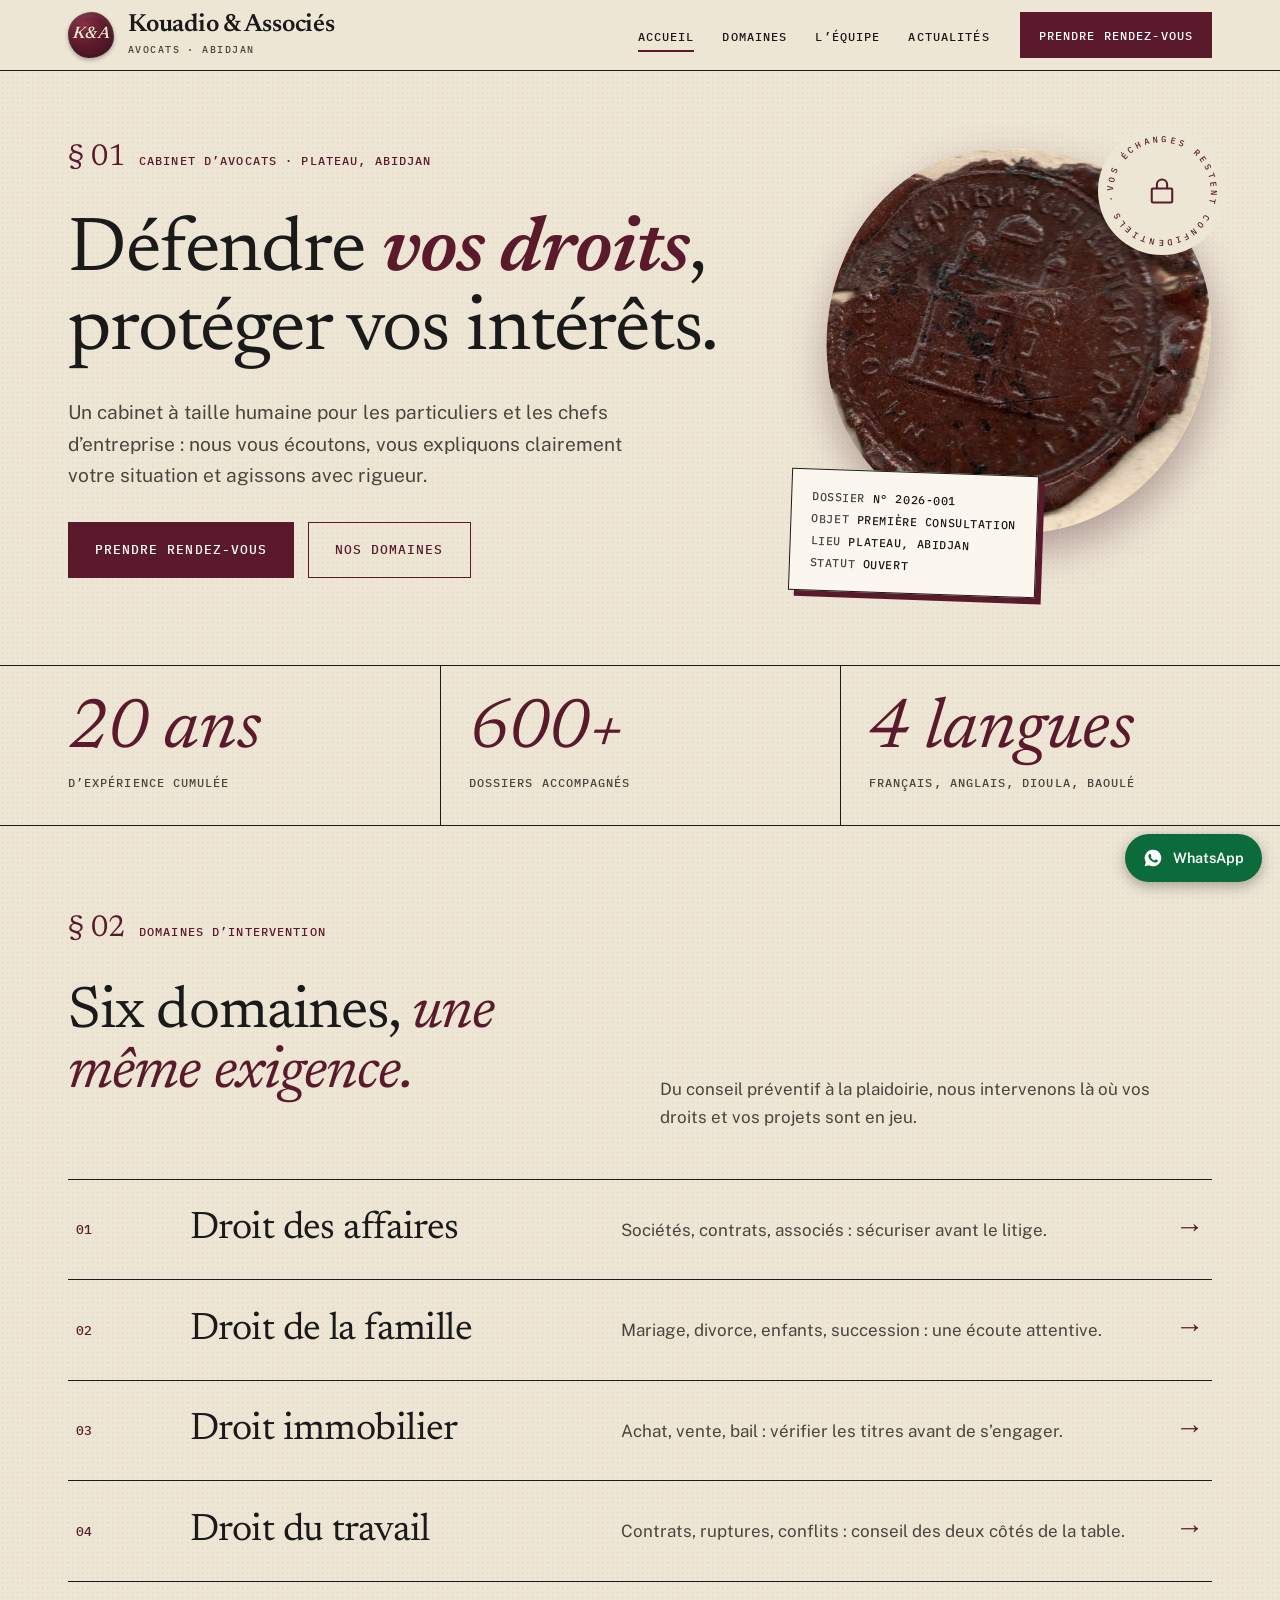
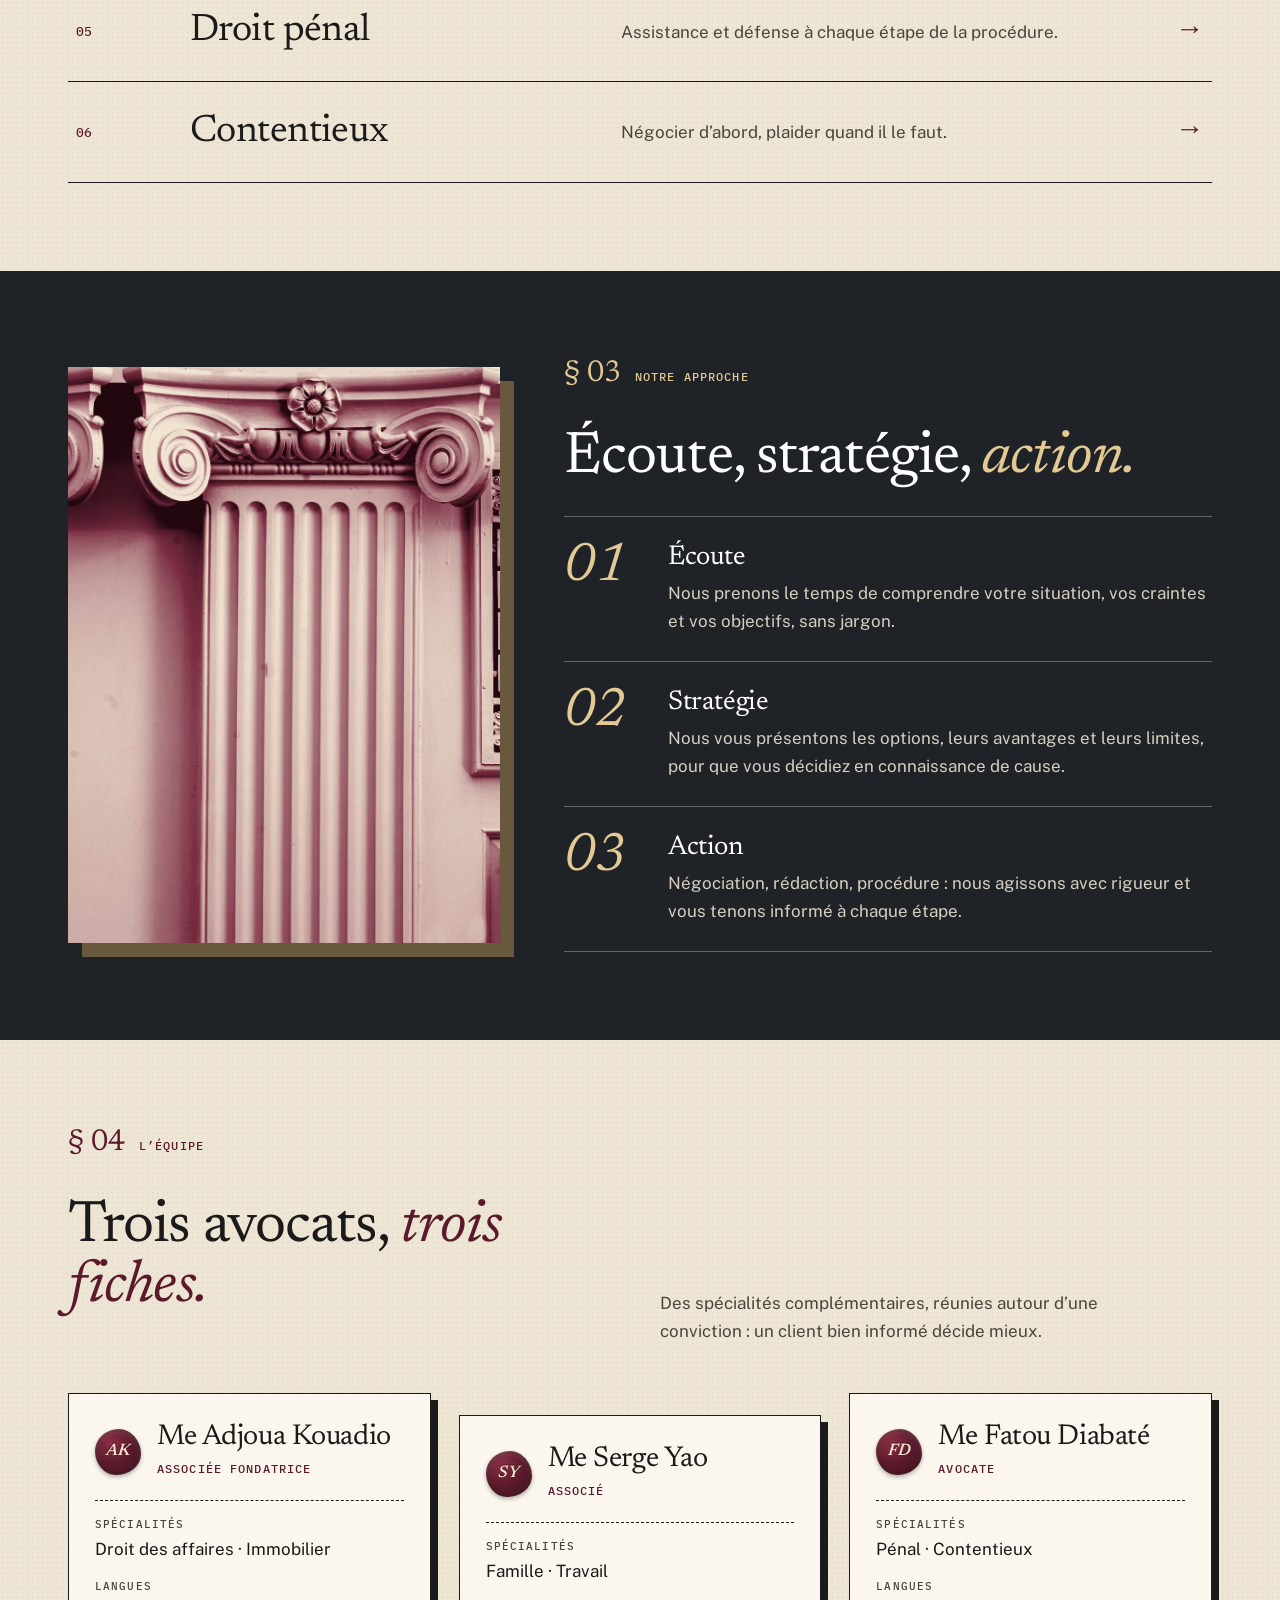
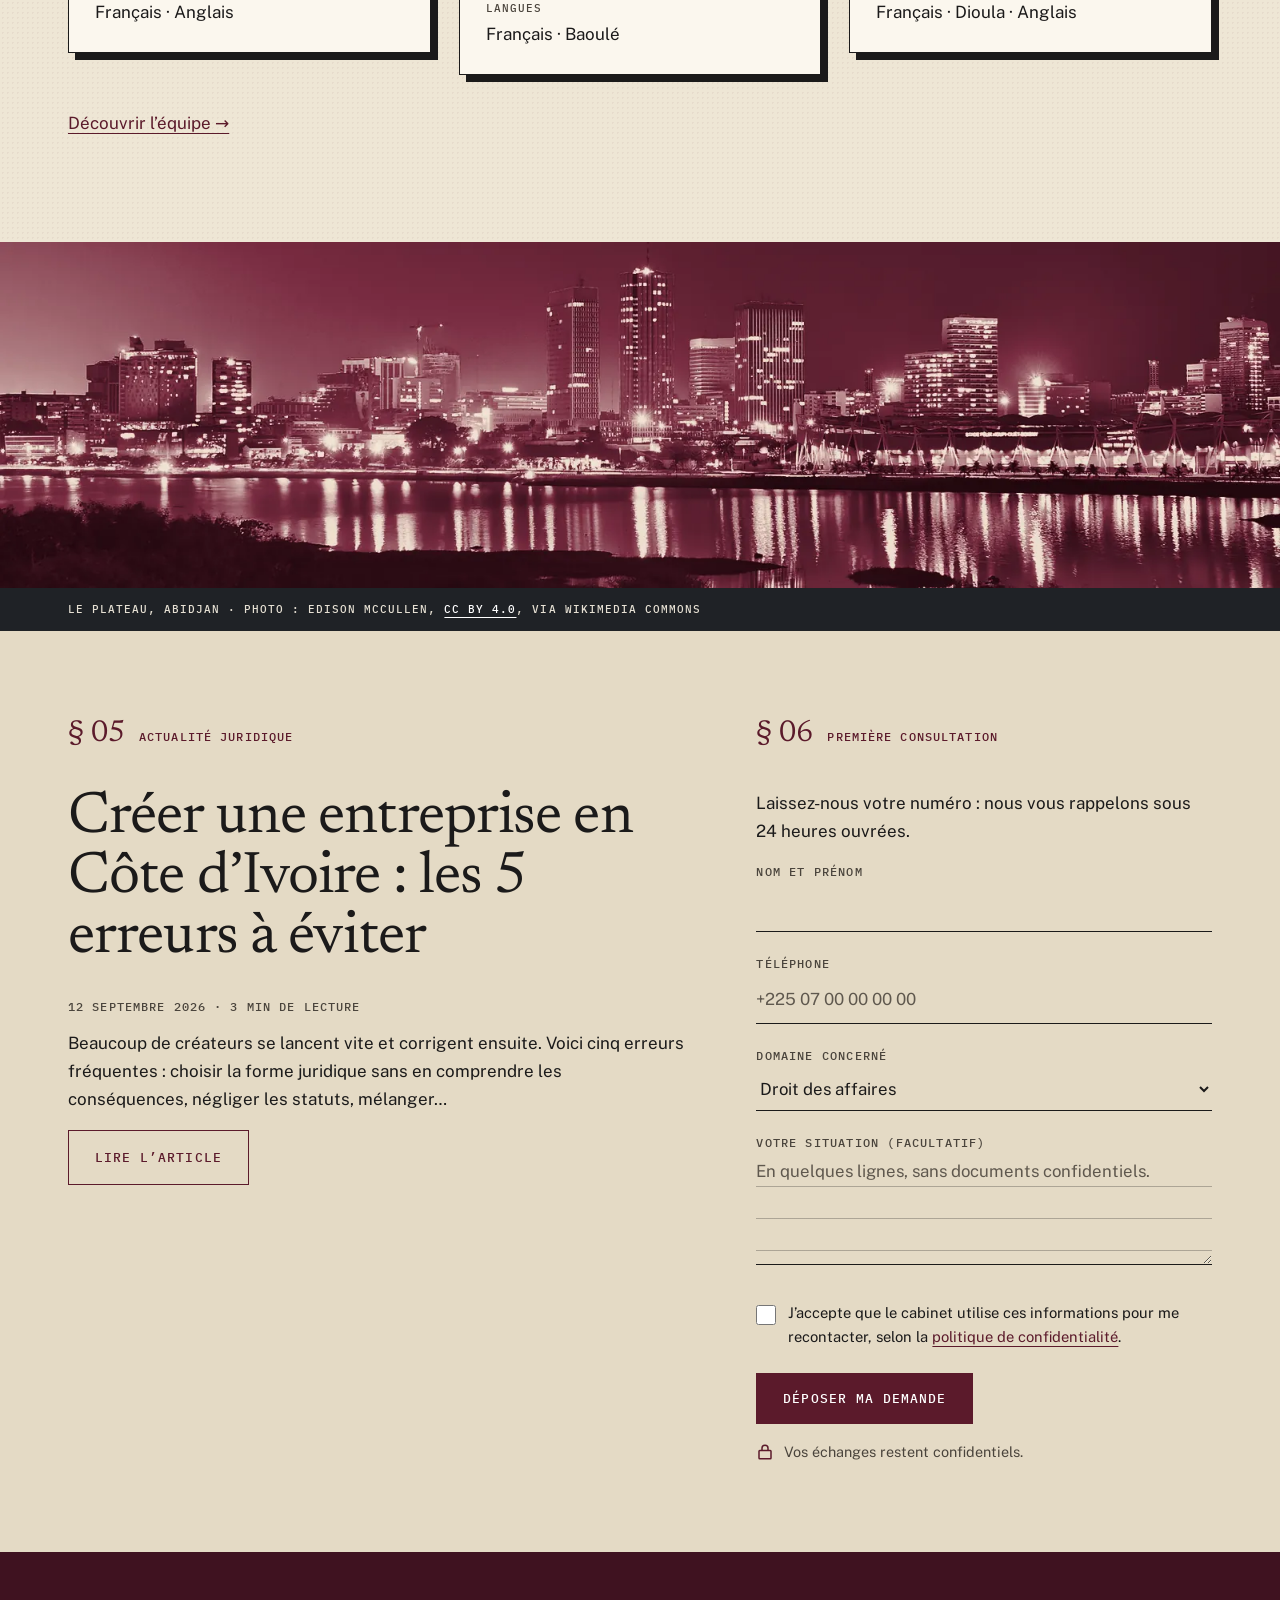
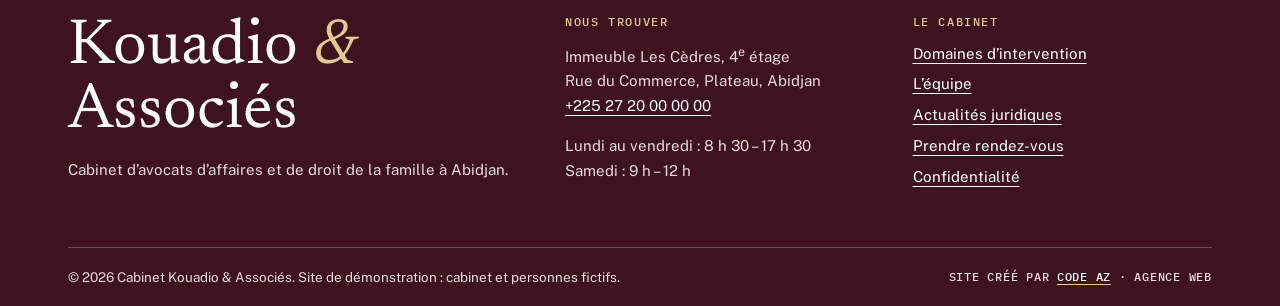
<file: index.html>
<!DOCTYPE html>
<html lang="fr">
<head>
<meta charset="utf-8">
<meta name="viewport" content="width=device-width, initial-scale=1">
<title>Cabinet Kouadio & Associés · Avocats à Abidjan</title>
<meta name="description" content="Avocats d’affaires et de droit de la famille à Abidjan : écoute, stratégie et action. Prenez rendez-vous pour une première consultation.">
<meta name="theme-color" content="#5B1A2B">
<link rel="icon" href="favicon.svg" type="image/svg+xml">
<link rel="preload" href="fonts/newsreader-latin-400-normal.woff2" as="font" type="font/woff2" crossorigin>
<link rel="preload" href="fonts/public-sans-latin-400-normal.woff2" as="font" type="font/woff2" crossorigin>
<link rel="preload" href="img/sceau.webp" as="image" type="image/webp">
<link rel="stylesheet" href="css/style.css">
<script type="application/ld+json">{"@context":"https://schema.org","@type":"LegalService","name":"Cabinet Kouadio & Associés","description":"Cabinet d’avocats d’affaires et de droit de la famille à Abidjan.","telephone":"+225 27 20 00 00 00","address":{"@type":"PostalAddress","streetAddress":"Immeuble Les Cèdres, Rue du Commerce","addressLocality":"Abidjan","addressRegion":"Plateau","addressCountry":"CI"},"openingHoursSpecification":[{"@type":"OpeningHoursSpecification","dayOfWeek":["Monday","Tuesday","Wednesday","Thursday","Friday"],"opens":"08:30","closes":"17:30"},{"@type":"OpeningHoursSpecification","dayOfWeek":"Saturday","opens":"09:00","closes":"12:00"}]}</script>
</head>
<body>
<a class="skip" href="#contenu">Aller au contenu</a>
<header class="site-header"><div class="header-in">
<a class="brand" href="index.html" aria-label="Cabinet Kouadio & Associés, accueil"><span class="seal" aria-hidden="true">K&amp;A</span><span><strong>Kouadio &amp; Associés</strong><small>Avocats · Abidjan</small></span></a>
<button class="menu-btn" aria-expanded="false" aria-controls="nav">Menu</button>
<nav class="nav" id="nav" aria-label="Navigation principale"><ul><li><a href="index.html" aria-current="page">Accueil</a></li><li><a href="domaines.html">Domaines</a></li><li><a href="equipe.html">L’équipe</a></li><li><a href="actualites.html">Actualités</a></li></ul><a class="btn" href="contact.html">Prendre rendez-vous</a></nav>
</div></header>
<main id="contenu">

<section class="hero" style="padding-bottom:72px"><div class="wrap hero-grid">
<div>
<p class="sec-mark"><b>§ 01</b><span>Cabinet d’avocats · Plateau, Abidjan</span></p>
<h1>Défendre <em>vos droits</em>, protéger vos intérêts.</h1>
<p class="lead">Un cabinet à taille humaine pour les particuliers et les chefs d’entreprise : nous vous écoutons, vous expliquons clairement votre situation et agissons avec rigueur.</p>
<div class="hero-actions"><a class="btn" href="contact.html">Prendre rendez-vous</a><a class="btn btn-ghost" href="domaines.html">Nos domaines</a></div>
</div>
<div class="hero-art">
<img class="wax" src="img/sceau.webp" width="1100" height="1022" alt="Sceau de cire rouge sombre apposé sur un courrier ancien" fetchpriority="high">
<svg class="badge" viewBox="0 0 200 200" role="img" aria-label="Vos échanges restent confidentiels"><defs><path id="ring" d="M100,100 m-76,0 a76,76 0 1,1 152,0 a76,76 0 1,1 -152,0"/></defs><g class="ring"><text><textPath href="#ring" textLength="470">Vos échanges restent confidentiels · </textPath></text></g><g class="lock" transform="translate(76 76) scale(2)" fill="none" stroke="currentColor" stroke-width="1.6"><rect x="4" y="10" width="16" height="11" rx="1"/><path d="M8 10V7a4 4 0 0 1 8 0v3"/></g></svg>
<div class="fiche" aria-hidden="true"><span>Dossier</span> n° 2026-001<br><span>Objet</span> première consultation<br><span>Lieu</span> Plateau, Abidjan<br><span>Statut</span> ouvert</div>
</div>
</div></section>

<div class="ledger"><ul>
<li><strong>20 ans</strong><span>d’expérience cumulée</span></li>
<li><strong>600+</strong><span>dossiers accompagnés</span></li>
<li><strong>4 langues</strong><span>français, anglais, dioula, baoulé</span></li>
</ul></div>

<section><div class="wrap">
<div class="head"><div><p class="sec-mark"><b>§ 02</b><span>Domaines d’intervention</span></p><h2>Six domaines, <em>une même exigence.</em></h2></div><p>Du conseil préventif à la plaidoirie, nous intervenons là où vos droits et vos projets sont en jeu.</p></div>
<div class="index">
<a class="row" href="domaines.html#droit-des-affaires"><span class="n">01</span><h3>Droit des affaires</h3><p>Sociétés, contrats, associés : sécuriser avant le litige.</p><span class="go" aria-hidden="true">→</span></a>
<a class="row" href="domaines.html#droit-de-la-famille"><span class="n">02</span><h3>Droit de la famille</h3><p>Mariage, divorce, enfants, succession : une écoute attentive.</p><span class="go" aria-hidden="true">→</span></a>
<a class="row" href="domaines.html#droit-immobilier"><span class="n">03</span><h3>Droit immobilier</h3><p>Achat, vente, bail : vérifier les titres avant de s’engager.</p><span class="go" aria-hidden="true">→</span></a>
<a class="row" href="domaines.html#droit-du-travail"><span class="n">04</span><h3>Droit du travail</h3><p>Contrats, ruptures, conflits : conseil des deux côtés de la table.</p><span class="go" aria-hidden="true">→</span></a>
<a class="row" href="domaines.html#droit-penal"><span class="n">05</span><h3>Droit pénal</h3><p>Assistance et défense à chaque étape de la procédure.</p><span class="go" aria-hidden="true">→</span></a>
<a class="row" href="domaines.html#contentieux"><span class="n">06</span><h3>Contentieux</h3><p>Négocier d’abord, plaider quand il le faut.</p><span class="go" aria-hidden="true">→</span></a>
</div></div></section>

<section class="dark on-dark"><div class="wrap split">
<div class="duo"><img src="img/colonnes.webp" alt="Deux pilastres à chapiteaux ioniques, en pierre claire" width="900" height="1597" loading="lazy"></div>
<div><p class="sec-mark"><b>§ 03</b><span>Notre approche</span></p><h2>Écoute, stratégie, <em>action.</em></h2>
<ol class="steps">
<li><div><h3>Écoute</h3><p>Nous prenons le temps de comprendre votre situation, vos craintes et vos objectifs, sans jargon.</p></div></li>
<li><div><h3>Stratégie</h3><p>Nous vous présentons les options, leurs avantages et leurs limites, pour que vous décidiez en connaissance de cause.</p></div></li>
<li><div><h3>Action</h3><p>Négociation, rédaction, procédure : nous agissons avec rigueur et vous tenons informé à chaque étape.</p></div></li>
</ol></div>
</div></section>

<section><div class="wrap">
<div class="head"><div><p class="sec-mark"><b>§ 04</b><span>L’équipe</span></p><h2>Trois avocats, <em>trois fiches.</em></h2></div><p>Des spécialités complémentaires, réunies autour d’une conviction : un client bien informé décide mieux.</p></div>
<div class="fiches">
<article class="card"><div class="top"><span class="seal" aria-hidden="true">AK</span><div><h3>Me Adjoua Kouadio</h3><span class="label">Associée fondatrice</span></div></div><hr><dl><dt>Spécialités</dt><dd>Droit des affaires · Immobilier</dd><dt>Langues</dt><dd>Français · Anglais</dd></dl></article>
<article class="card"><div class="top"><span class="seal" aria-hidden="true">SY</span><div><h3>Me Serge Yao</h3><span class="label">Associé</span></div></div><hr><dl><dt>Spécialités</dt><dd>Famille · Travail</dd><dt>Langues</dt><dd>Français · Baoulé</dd></dl></article>
<article class="card"><div class="top"><span class="seal" aria-hidden="true">FD</span><div><h3>Me Fatou Diabaté</h3><span class="label">Avocate</span></div></div><hr><dl><dt>Spécialités</dt><dd>Pénal · Contentieux</dd><dt>Langues</dt><dd>Français · Dioula · Anglais</dd></dl></article>
</div>
<p style="margin-top:56px"><a href="equipe.html">Découvrir l’équipe →</a></p>
</div></section>

<figure class="plateau"><div class="duo"><img src="img/plateau.webp" alt="Le Plateau, quartier d'affaires d'Abidjan, vu depuis l'autre rive de la lagune, avec ses tours éclairées" width="1600" height="433" loading="lazy"></div><figcaption class="label">Le Plateau, Abidjan · Photo : Edison McCullen, <a href="https://creativecommons.org/licenses/by/4.0/" rel="noopener">CC BY 4.0</a>, via Wikimedia Commons</figcaption></figure>

<section class="alt"><div class="wrap contact-grid">
<div><p class="sec-mark"><b>§ 05</b><span>Actualité juridique</span></p><h2>Créer une entreprise en Côte d’Ivoire : les 5 erreurs à éviter</h2>
<p class="label" style="color:var(--muted)"><time datetime="2026-09-12">12 septembre 2026</time> · 3 min de lecture</p>
<p>Beaucoup de créateurs se lancent vite et corrigent ensuite. Voici cinq erreurs fréquentes : choisir la forme juridique sans en comprendre les conséquences, négliger les statuts, mélanger…</p>
<a class="btn btn-ghost" href="actualites.html#creer-entreprise">Lire l’article</a></div>
<div><p class="sec-mark"><b>§ 06</b><span>Première consultation</span></p><p>Laissez-nous votre numéro : nous vous rappelons sous 24 heures ouvrées.</p><form data-demo novalidate aria-label="Demande de rendez-vous">
<div class="ok" role="status"><p class="stamp">Reçue</p><p><strong>Merci <span class="ok-name"></span>.</strong><br>Un membre du cabinet vous rappellera sous 24 heures ouvrées.</p><p class="label" style="color:var(--muted)">Démonstration : aucun message n’a été envoyé.</p></div>
<label for="h-nom">Nom et prénom</label>
<input id="h-nom" name="nom" type="text" autocomplete="name" required>
<p class="err" data-err-for="h-nom">Indiquez votre nom.</p>
<label for="h-tel">Téléphone</label>
<input id="h-tel" name="tel" type="tel" autocomplete="tel" placeholder="+225 07 00 00 00 00" required>
<p class="err" data-err-for="h-tel">Indiquez un numéro de téléphone valide.</p>
<label for="h-dom">Domaine concerné</label>
<select id="h-dom" name="domaine"><option>Droit des affaires</option><option>Droit de la famille</option><option>Droit immobilier</option><option>Droit du travail</option><option>Droit pénal</option><option>Contentieux</option><option>Je ne sais pas encore</option></select>
<label for="h-msg">Votre situation (facultatif)</label>
<textarea id="h-msg" name="message" placeholder="En quelques lignes, sans documents confidentiels."></textarea>
<div class="check"><input id="h-ok" type="checkbox" required><label for="h-ok">J’accepte que le cabinet utilise ces informations pour me recontacter, selon la <a href="confidentialite.html">politique de confidentialité</a>.</label></div>
<p class="err" data-err-for="h-ok">Le consentement est nécessaire pour envoyer la demande.</p>
<p style="display:flex;flex-wrap:wrap;gap:16px 24px;align-items:center;margin:0"><button class="btn" type="submit">Déposer ma demande</button><span class="secure"><svg viewBox="0 0 24 24" fill="none" stroke="currentColor" stroke-width="2" aria-hidden="true"><rect x="4" y="10" width="16" height="11" rx="1"/><path d="M8 10V7a4 4 0 0 1 8 0v3"/></svg>Vos échanges restent confidentiels.</span></p>
</form></div>
</div></section>
</main>
<footer class="site-footer"><div class="wrap">
<div class="foot-grid">
<div><p class="foot-name">Kouadio <em>&amp;</em> Associés</p><p>Cabinet d’avocats d’affaires et de droit de la famille à Abidjan.</p></div>
<div><h2>Nous trouver</h2><p>Immeuble Les Cèdres, 4<sup>e</sup> étage<br>Rue du Commerce, Plateau, Abidjan<br><a href="tel:+22527200000000">+225 27 20 00 00 00</a></p><p>Lundi au vendredi : 8 h 30 – 17 h 30<br>Samedi : 9 h – 12 h</p></div>
<div><h2>Le cabinet</h2><ul><li><a href="domaines.html">Domaines d’intervention</a></li><li><a href="equipe.html">L’équipe</a></li><li><a href="actualites.html">Actualités juridiques</a></li><li><a href="contact.html">Prendre rendez-vous</a></li><li><a href="confidentialite.html">Confidentialité</a></li></ul></div>
</div>
<div class="legal"><span>© 2026 Cabinet Kouadio & Associés. Site de démonstration : cabinet et personnes fictifs.</span>
<span class="signature">Site créé par <a href="https://agnissanisaac.com" rel="noopener">Code AZ</a> · agence web</span></div>
</div></footer>
<a class="wa" href="https://wa.me/2250700000000?text=Bonjour%2C%20je%20souhaite%20un%20rendez-vous." rel="noopener" aria-label="Écrire au cabinet sur WhatsApp"><svg viewBox="0 0 24 24" fill="currentColor" aria-hidden="true"><path d="M12 2a10 10 0 0 0-8.6 15.1L2 22l5-1.3A10 10 0 1 0 12 2zm5.3 14.2c-.2.6-1.3 1.2-1.8 1.2-.5.1-1 .2-3.3-.7-2.8-1.2-4.6-4-4.7-4.2-.1-.2-1.1-1.5-1.1-2.8s.7-2 1-2.3c.2-.3.5-.3.7-.3h.5c.2 0 .4 0 .6.5l.8 2c.1.2.1.4 0 .5l-.4.6c-.1.2-.3.3-.1.6.2.3.8 1.3 1.7 2.1 1.1 1 2.1 1.3 2.4 1.5.3.1.4.1.6-.1l.8-1c.2-.3.4-.2.6-.1l1.9.9c.3.1.5.2.5.3.1.2.1.8-.1 1.4z"/></svg><span>WhatsApp</span></a>
<script src="js/main.js" defer></script>
</body>
</html>
</file>
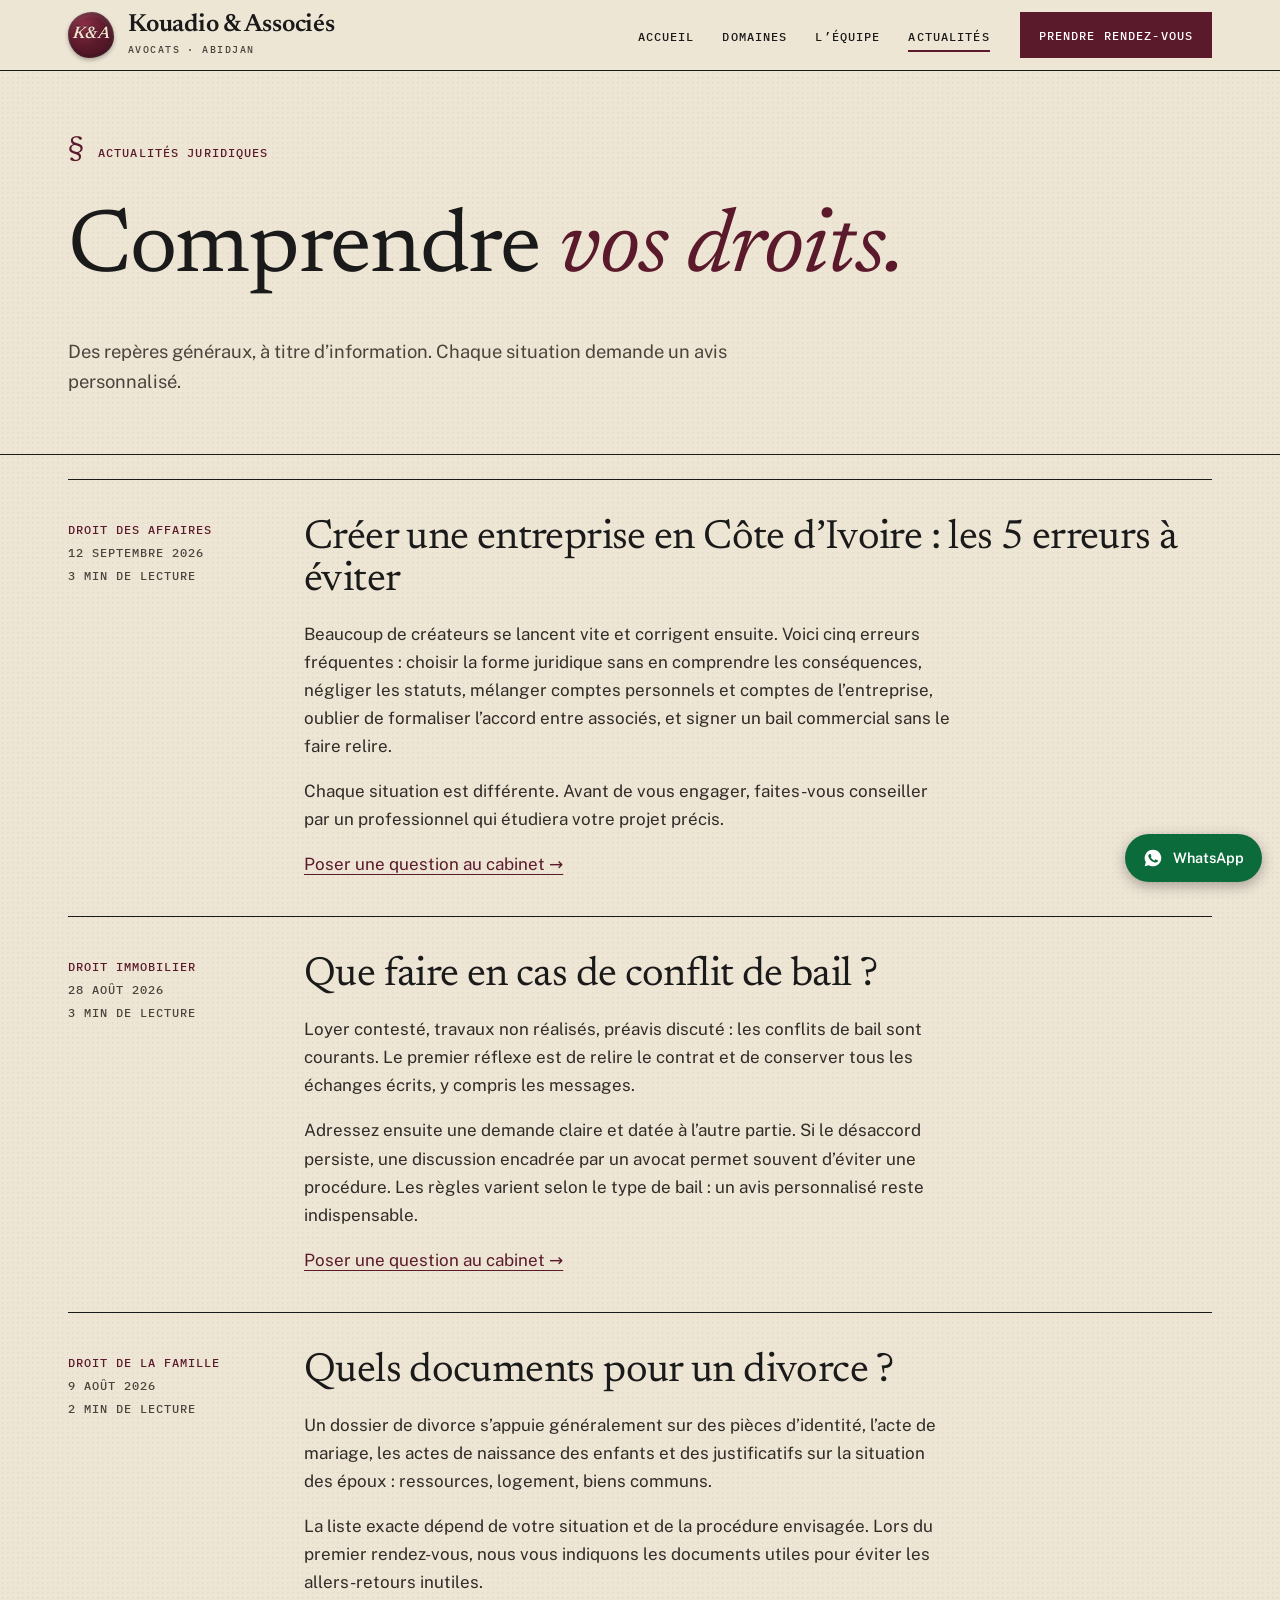
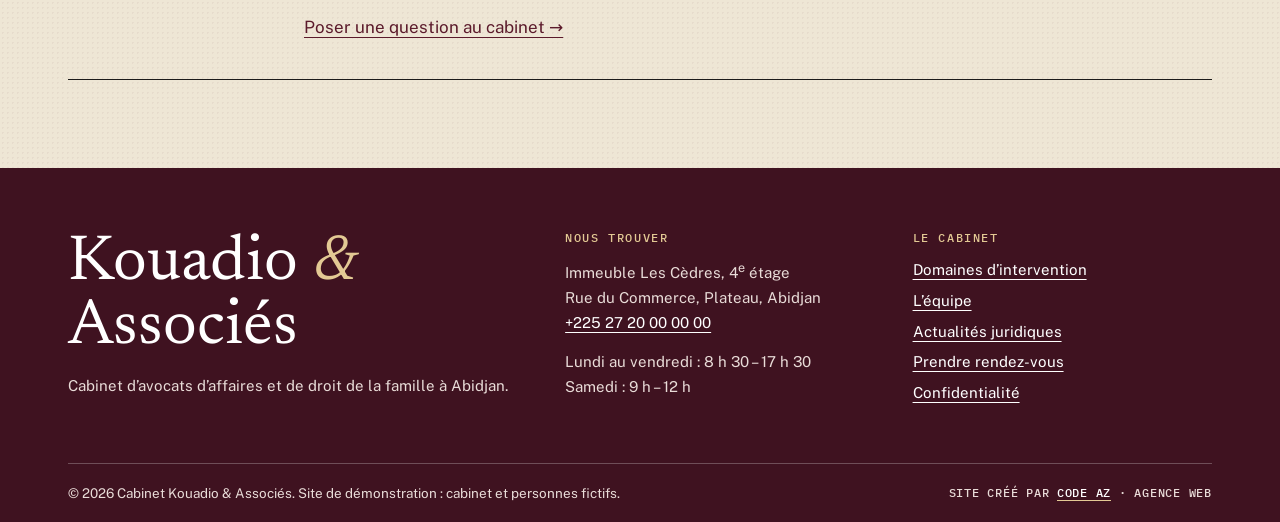
<file: actualites.html>
<!DOCTYPE html>
<html lang="fr">
<head>
<meta charset="utf-8">
<meta name="viewport" content="width=device-width, initial-scale=1">
<title>Actualités juridiques · Cabinet Kouadio & Associés</title>
<meta name="description" content="Articles courts et prudents sur la création d’entreprise, le bail et le divorce, rédigés par le cabinet Kouadio & Associés à Abidjan.">
<meta name="theme-color" content="#5B1A2B">
<link rel="icon" href="favicon.svg" type="image/svg+xml">
<link rel="preload" href="fonts/newsreader-latin-400-normal.woff2" as="font" type="font/woff2" crossorigin>
<link rel="preload" href="fonts/public-sans-latin-400-normal.woff2" as="font" type="font/woff2" crossorigin>
<link rel="stylesheet" href="css/style.css">
</head>
<body>
<a class="skip" href="#contenu">Aller au contenu</a>
<header class="site-header"><div class="header-in">
<a class="brand" href="index.html" aria-label="Cabinet Kouadio & Associés, accueil"><span class="seal" aria-hidden="true">K&amp;A</span><span><strong>Kouadio &amp; Associés</strong><small>Avocats · Abidjan</small></span></a>
<button class="menu-btn" aria-expanded="false" aria-controls="nav">Menu</button>
<nav class="nav" id="nav" aria-label="Navigation principale"><ul><li><a href="index.html">Accueil</a></li><li><a href="domaines.html">Domaines</a></li><li><a href="equipe.html">L’équipe</a></li><li><a href="actualites.html" aria-current="page">Actualités</a></li></ul><a class="btn" href="contact.html">Prendre rendez-vous</a></nav>
</div></header>
<main id="contenu">
<div class="page-title"><div class="wrap"><p class="sec-mark"><b>§</b><span>Actualités juridiques</span></p><h1>Comprendre <em>vos droits.</em></h1><p class="lead">Des repères généraux, à titre d’information. Chaque situation demande un avis personnalisé.</p></div></div>

<section style="padding-top:24px"><div class="wrap"><div class="register">
<article class="entry" id="creer-entreprise"><div class="meta"><b>Droit des affaires</b><time datetime="2026-09-12">12 septembre 2026</time><br>3 min de lecture</div><div><h2>Créer une entreprise en Côte d’Ivoire : les 5 erreurs à éviter</h2><p>Beaucoup de créateurs se lancent vite et corrigent ensuite. Voici cinq erreurs fréquentes : choisir la forme juridique sans en comprendre les conséquences, négliger les statuts, mélanger comptes personnels et comptes de l’entreprise, oublier de formaliser l’accord entre associés, et signer un bail commercial sans le faire relire.</p><p>Chaque situation est différente. Avant de vous engager, faites-vous conseiller par un professionnel qui étudiera votre projet précis.</p><a href="contact.html">Poser une question au cabinet →</a></div></article>
<article class="entry" id="conflit-de-bail"><div class="meta"><b>Droit immobilier</b><time datetime="2026-08-28">28 août 2026</time><br>3 min de lecture</div><div><h2>Que faire en cas de conflit de bail ?</h2><p>Loyer contesté, travaux non réalisés, préavis discuté : les conflits de bail sont courants. Le premier réflexe est de relire le contrat et de conserver tous les échanges écrits, y compris les messages.</p><p>Adressez ensuite une demande claire et datée à l’autre partie. Si le désaccord persiste, une discussion encadrée par un avocat permet souvent d’éviter une procédure. Les règles varient selon le type de bail : un avis personnalisé reste indispensable.</p><a href="contact.html">Poser une question au cabinet →</a></div></article>
<article class="entry" id="documents-divorce"><div class="meta"><b>Droit de la famille</b><time datetime="2026-08-09">9 août 2026</time><br>2 min de lecture</div><div><h2>Quels documents pour un divorce ?</h2><p>Un dossier de divorce s’appuie généralement sur des pièces d’identité, l’acte de mariage, les actes de naissance des enfants et des justificatifs sur la situation des époux : ressources, logement, biens communs.</p><p>La liste exacte dépend de votre situation et de la procédure envisagée. Lors du premier rendez-vous, nous vous indiquons les documents utiles pour éviter les allers-retours inutiles.</p><a href="contact.html">Poser une question au cabinet →</a></div></article>
</div></div></section>
</main>
<footer class="site-footer"><div class="wrap">
<div class="foot-grid">
<div><p class="foot-name">Kouadio <em>&amp;</em> Associés</p><p>Cabinet d’avocats d’affaires et de droit de la famille à Abidjan.</p></div>
<div><h2>Nous trouver</h2><p>Immeuble Les Cèdres, 4<sup>e</sup> étage<br>Rue du Commerce, Plateau, Abidjan<br><a href="tel:+22527200000000">+225 27 20 00 00 00</a></p><p>Lundi au vendredi : 8 h 30 – 17 h 30<br>Samedi : 9 h – 12 h</p></div>
<div><h2>Le cabinet</h2><ul><li><a href="domaines.html">Domaines d’intervention</a></li><li><a href="equipe.html">L’équipe</a></li><li><a href="actualites.html">Actualités juridiques</a></li><li><a href="contact.html">Prendre rendez-vous</a></li><li><a href="confidentialite.html">Confidentialité</a></li></ul></div>
</div>
<div class="legal"><span>© 2026 Cabinet Kouadio & Associés. Site de démonstration : cabinet et personnes fictifs.</span>
<span class="signature">Site créé par <a href="https://agnissanisaac.com" rel="noopener">Code AZ</a> · agence web</span></div>
</div></footer>
<a class="wa" href="https://wa.me/2250700000000?text=Bonjour%2C%20je%20souhaite%20un%20rendez-vous." rel="noopener" aria-label="Écrire au cabinet sur WhatsApp"><svg viewBox="0 0 24 24" fill="currentColor" aria-hidden="true"><path d="M12 2a10 10 0 0 0-8.6 15.1L2 22l5-1.3A10 10 0 1 0 12 2zm5.3 14.2c-.2.6-1.3 1.2-1.8 1.2-.5.1-1 .2-3.3-.7-2.8-1.2-4.6-4-4.7-4.2-.1-.2-1.1-1.5-1.1-2.8s.7-2 1-2.3c.2-.3.5-.3.7-.3h.5c.2 0 .4 0 .6.5l.8 2c.1.2.1.4 0 .5l-.4.6c-.1.2-.3.3-.1.6.2.3.8 1.3 1.7 2.1 1.1 1 2.1 1.3 2.4 1.5.3.1.4.1.6-.1l.8-1c.2-.3.4-.2.6-.1l1.9.9c.3.1.5.2.5.3.1.2.1.8-.1 1.4z"/></svg><span>WhatsApp</span></a>
<script src="js/main.js" defer></script>
</body>
</html>
</file>
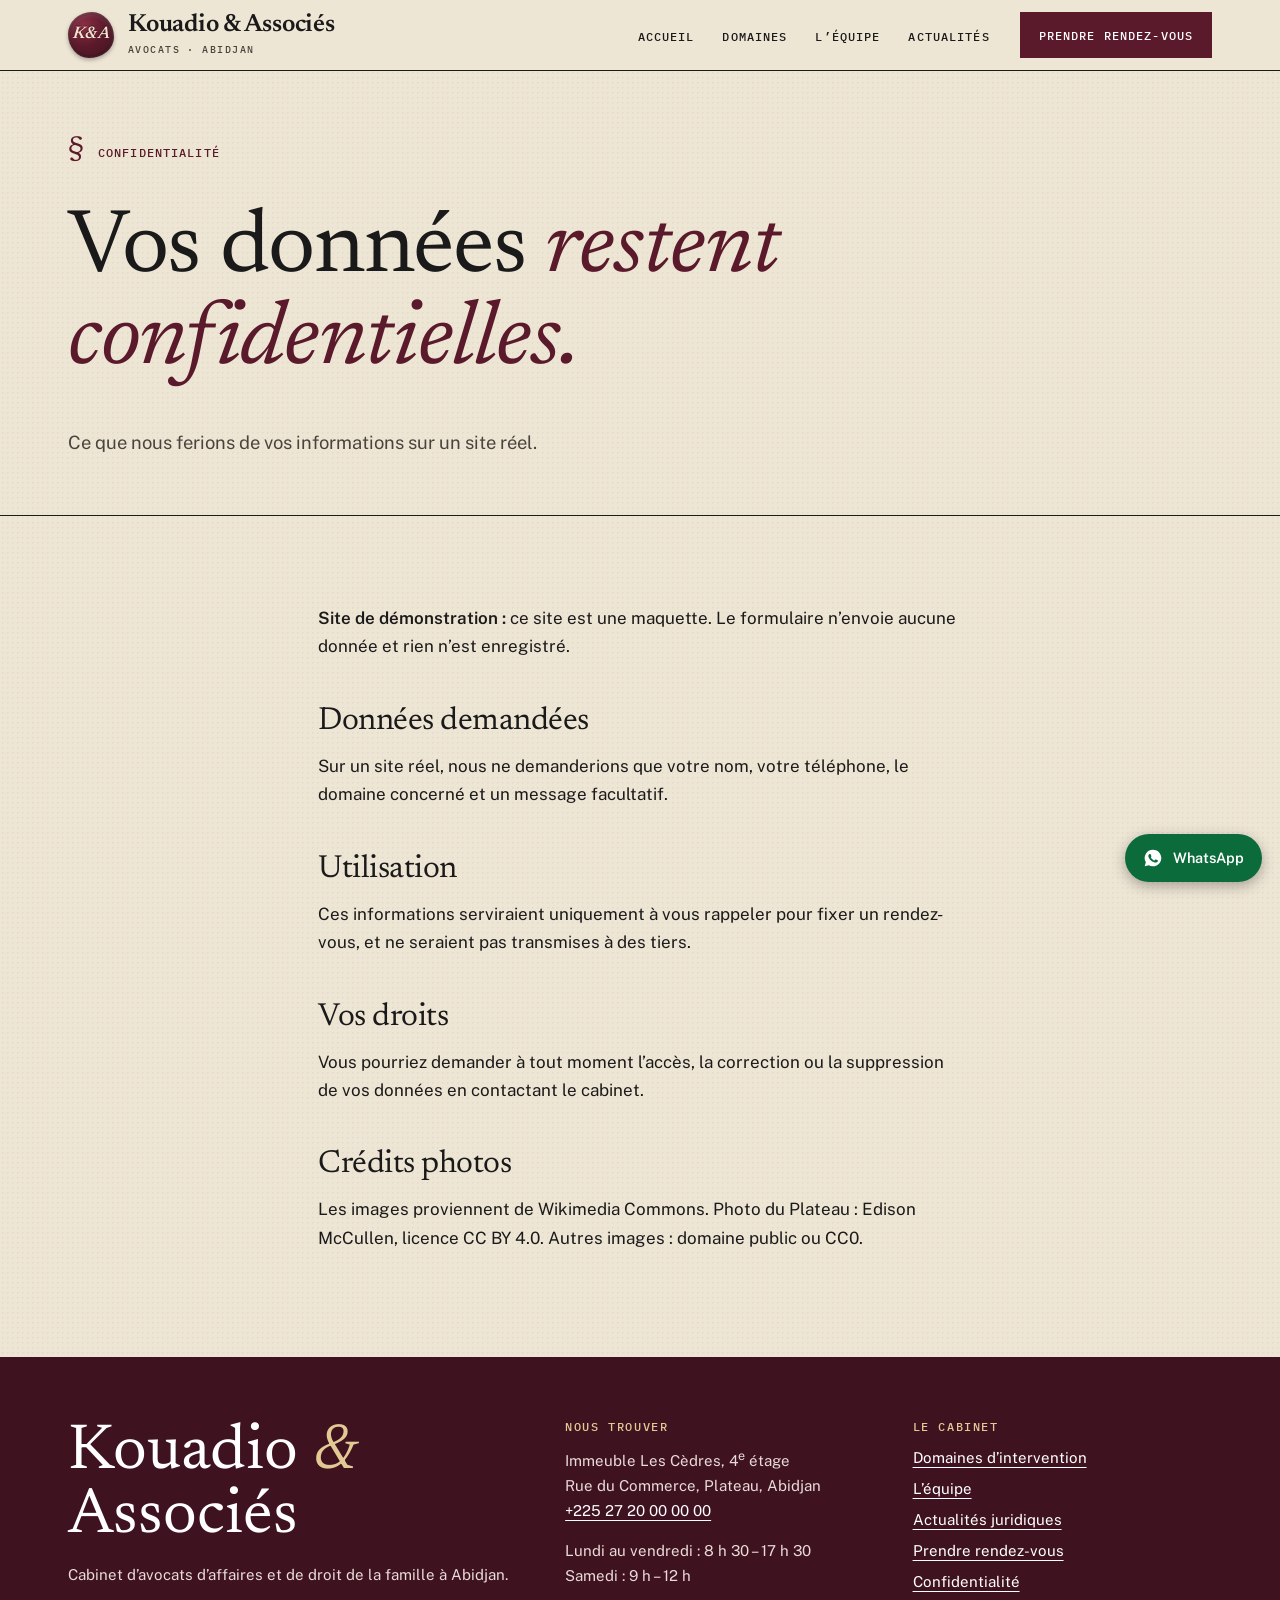
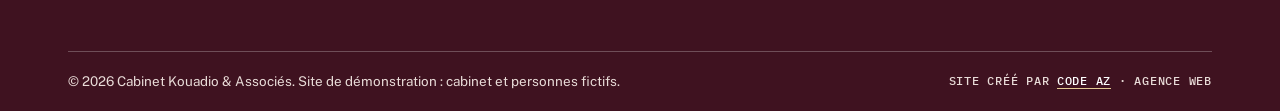
<file: confidentialite.html>
<!DOCTYPE html>
<html lang="fr">
<head>
<meta charset="utf-8">
<meta name="viewport" content="width=device-width, initial-scale=1">
<title>Confidentialité · Cabinet Kouadio & Associés</title>
<meta name="description" content="Comment le cabinet Kouadio & Associés utilise les informations transmises via son formulaire de rendez-vous.">
<meta name="theme-color" content="#5B1A2B">
<link rel="icon" href="favicon.svg" type="image/svg+xml">
<link rel="preload" href="fonts/newsreader-latin-400-normal.woff2" as="font" type="font/woff2" crossorigin>
<link rel="preload" href="fonts/public-sans-latin-400-normal.woff2" as="font" type="font/woff2" crossorigin>
<link rel="stylesheet" href="css/style.css">
</head>
<body>
<a class="skip" href="#contenu">Aller au contenu</a>
<header class="site-header"><div class="header-in">
<a class="brand" href="index.html" aria-label="Cabinet Kouadio & Associés, accueil"><span class="seal" aria-hidden="true">K&amp;A</span><span><strong>Kouadio &amp; Associés</strong><small>Avocats · Abidjan</small></span></a>
<button class="menu-btn" aria-expanded="false" aria-controls="nav">Menu</button>
<nav class="nav" id="nav" aria-label="Navigation principale"><ul><li><a href="index.html">Accueil</a></li><li><a href="domaines.html">Domaines</a></li><li><a href="equipe.html">L’équipe</a></li><li><a href="actualites.html">Actualités</a></li></ul><a class="btn" href="contact.html">Prendre rendez-vous</a></nav>
</div></header>
<main id="contenu">
<div class="page-title"><div class="wrap"><p class="sec-mark"><b>§</b><span>Confidentialité</span></p><h1>Vos données <em>restent confidentielles.</em></h1><p class="lead">Ce que nous ferions de vos informations sur un site réel.</p></div></div>

<section><div class="wrap prose">
<p><strong>Site de démonstration :</strong> ce site est une maquette. Le formulaire n’envoie aucune donnée et rien n’est enregistré.</p>
<h2>Données demandées</h2><p>Sur un site réel, nous ne demanderions que votre nom, votre téléphone, le domaine concerné et un message facultatif.</p>
<h2>Utilisation</h2><p>Ces informations serviraient uniquement à vous rappeler pour fixer un rendez-vous, et ne seraient pas transmises à des tiers.</p>
<h2>Vos droits</h2><p>Vous pourriez demander à tout moment l’accès, la correction ou la suppression de vos données en contactant le cabinet.</p>
<h2>Crédits photos</h2><p>Les images proviennent de Wikimedia Commons. Photo du Plateau : Edison McCullen, licence CC BY 4.0. Autres images : domaine public ou CC0.</p>
</div></section>
</main>
<footer class="site-footer"><div class="wrap">
<div class="foot-grid">
<div><p class="foot-name">Kouadio <em>&amp;</em> Associés</p><p>Cabinet d’avocats d’affaires et de droit de la famille à Abidjan.</p></div>
<div><h2>Nous trouver</h2><p>Immeuble Les Cèdres, 4<sup>e</sup> étage<br>Rue du Commerce, Plateau, Abidjan<br><a href="tel:+22527200000000">+225 27 20 00 00 00</a></p><p>Lundi au vendredi : 8 h 30 – 17 h 30<br>Samedi : 9 h – 12 h</p></div>
<div><h2>Le cabinet</h2><ul><li><a href="domaines.html">Domaines d’intervention</a></li><li><a href="equipe.html">L’équipe</a></li><li><a href="actualites.html">Actualités juridiques</a></li><li><a href="contact.html">Prendre rendez-vous</a></li><li><a href="confidentialite.html">Confidentialité</a></li></ul></div>
</div>
<div class="legal"><span>© 2026 Cabinet Kouadio & Associés. Site de démonstration : cabinet et personnes fictifs.</span>
<span class="signature">Site créé par <a href="https://agnissanisaac.com" rel="noopener">Code AZ</a> · agence web</span></div>
</div></footer>
<a class="wa" href="https://wa.me/2250700000000?text=Bonjour%2C%20je%20souhaite%20un%20rendez-vous." rel="noopener" aria-label="Écrire au cabinet sur WhatsApp"><svg viewBox="0 0 24 24" fill="currentColor" aria-hidden="true"><path d="M12 2a10 10 0 0 0-8.6 15.1L2 22l5-1.3A10 10 0 1 0 12 2zm5.3 14.2c-.2.6-1.3 1.2-1.8 1.2-.5.1-1 .2-3.3-.7-2.8-1.2-4.6-4-4.7-4.2-.1-.2-1.1-1.5-1.1-2.8s.7-2 1-2.3c.2-.3.5-.3.7-.3h.5c.2 0 .4 0 .6.5l.8 2c.1.2.1.4 0 .5l-.4.6c-.1.2-.3.3-.1.6.2.3.8 1.3 1.7 2.1 1.1 1 2.1 1.3 2.4 1.5.3.1.4.1.6-.1l.8-1c.2-.3.4-.2.6-.1l1.9.9c.3.1.5.2.5.3.1.2.1.8-.1 1.4z"/></svg><span>WhatsApp</span></a>
<script src="js/main.js" defer></script>
</body>
</html>
</file>
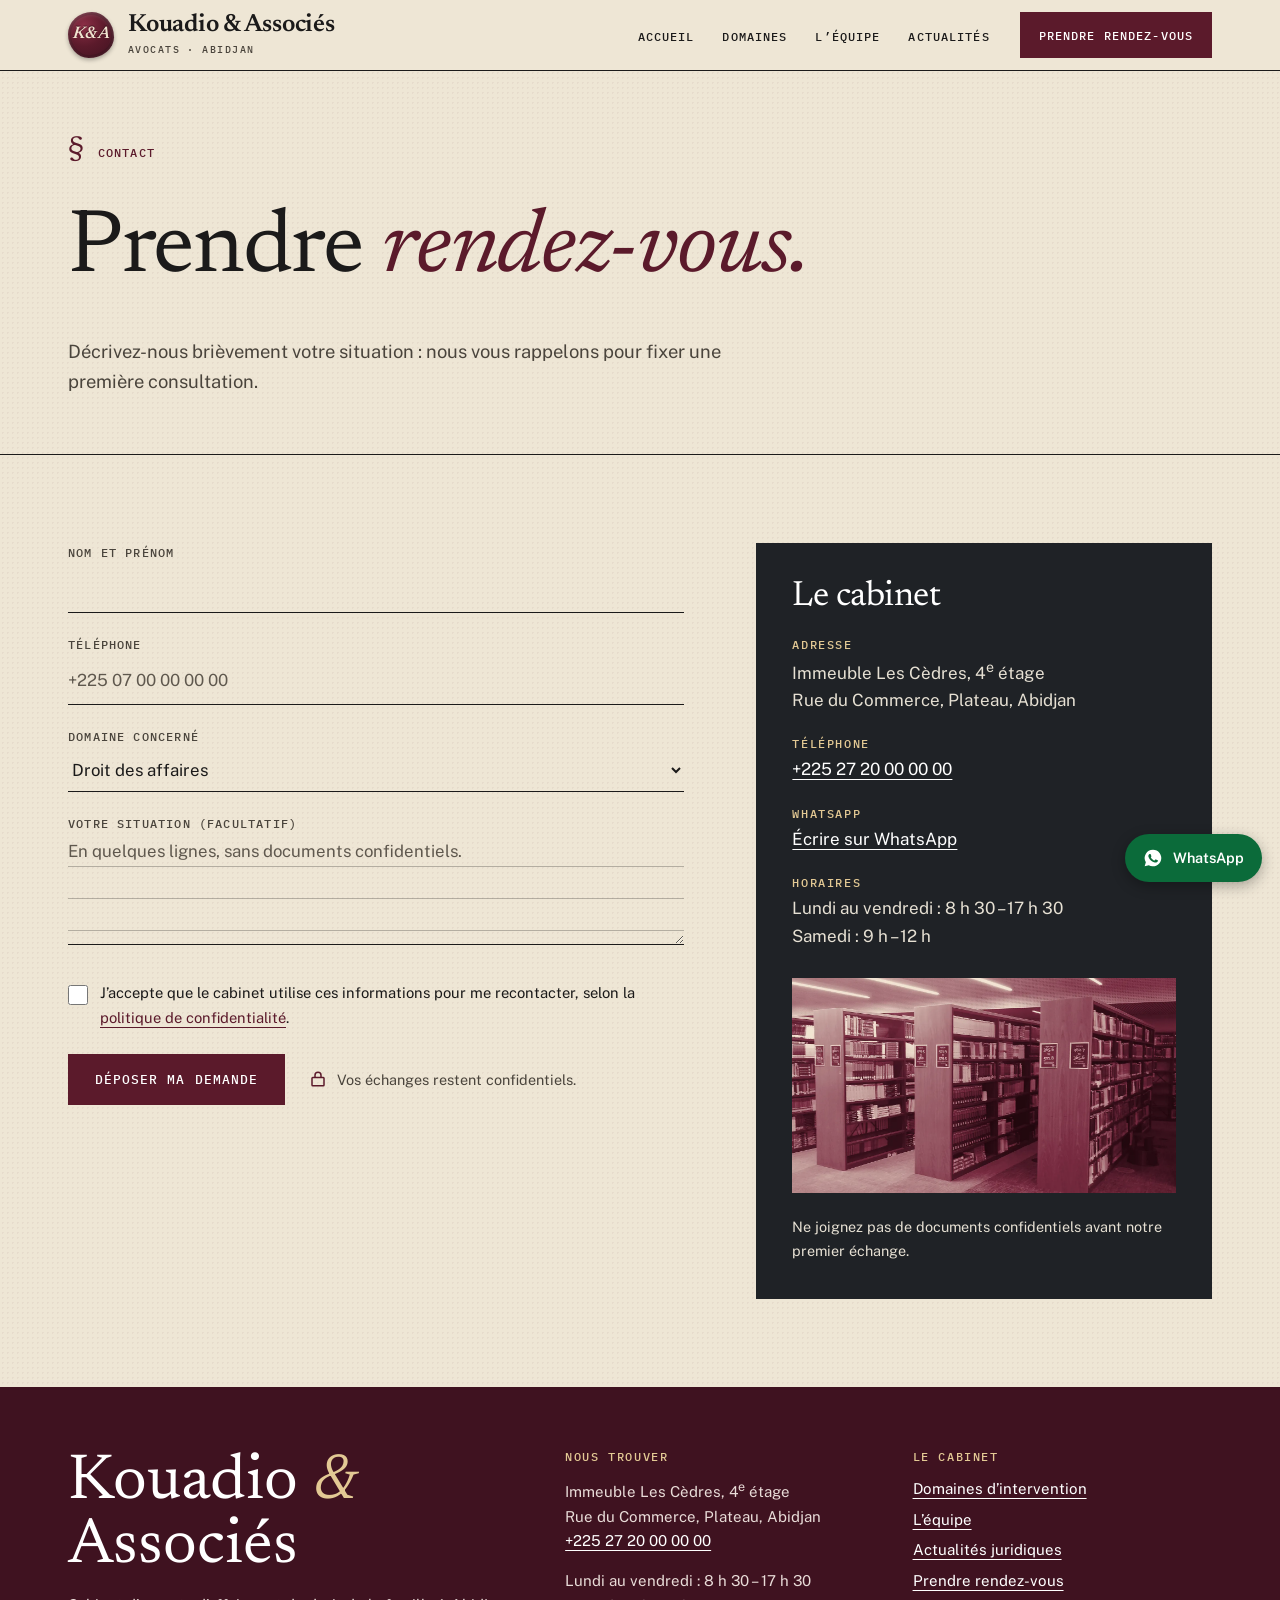
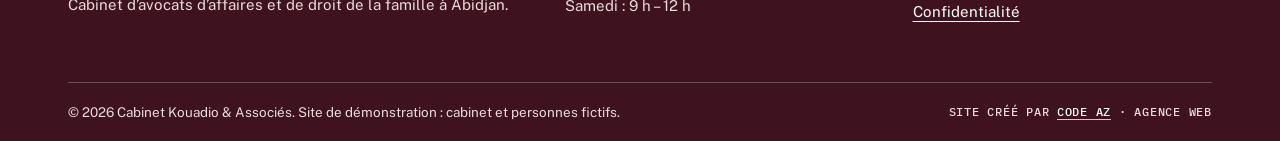
<file: contact.html>
<!DOCTYPE html>
<html lang="fr">
<head>
<meta charset="utf-8">
<meta name="viewport" content="width=device-width, initial-scale=1">
<title>Prendre rendez-vous · Cabinet Kouadio & Associés</title>
<meta name="description" content="Prenez rendez-vous avec un avocat à Abidjan : formulaire, téléphone, WhatsApp, adresse et horaires du cabinet Kouadio & Associés.">
<meta name="theme-color" content="#5B1A2B">
<link rel="icon" href="favicon.svg" type="image/svg+xml">
<link rel="preload" href="fonts/newsreader-latin-400-normal.woff2" as="font" type="font/woff2" crossorigin>
<link rel="preload" href="fonts/public-sans-latin-400-normal.woff2" as="font" type="font/woff2" crossorigin>
<link rel="stylesheet" href="css/style.css">
</head>
<body>
<a class="skip" href="#contenu">Aller au contenu</a>
<header class="site-header"><div class="header-in">
<a class="brand" href="index.html" aria-label="Cabinet Kouadio & Associés, accueil"><span class="seal" aria-hidden="true">K&amp;A</span><span><strong>Kouadio &amp; Associés</strong><small>Avocats · Abidjan</small></span></a>
<button class="menu-btn" aria-expanded="false" aria-controls="nav">Menu</button>
<nav class="nav" id="nav" aria-label="Navigation principale"><ul><li><a href="index.html">Accueil</a></li><li><a href="domaines.html">Domaines</a></li><li><a href="equipe.html">L’équipe</a></li><li><a href="actualites.html">Actualités</a></li></ul><a class="btn" href="contact.html">Prendre rendez-vous</a></nav>
</div></header>
<main id="contenu">
<div class="page-title"><div class="wrap"><p class="sec-mark"><b>§</b><span>Contact</span></p><h1>Prendre <em>rendez-vous.</em></h1><p class="lead">Décrivez-nous brièvement votre situation : nous vous rappelons pour fixer une première consultation.</p></div></div>

<section><div class="wrap contact-grid">
<div><form data-demo novalidate aria-label="Demande de rendez-vous">
<div class="ok" role="status"><p class="stamp">Reçue</p><p><strong>Merci <span class="ok-name"></span>.</strong><br>Un membre du cabinet vous rappellera sous 24 heures ouvrées.</p><p class="label" style="color:var(--muted)">Démonstration : aucun message n’a été envoyé.</p></div>
<label for="c-nom">Nom et prénom</label>
<input id="c-nom" name="nom" type="text" autocomplete="name" required>
<p class="err" data-err-for="c-nom">Indiquez votre nom.</p>
<label for="c-tel">Téléphone</label>
<input id="c-tel" name="tel" type="tel" autocomplete="tel" placeholder="+225 07 00 00 00 00" required>
<p class="err" data-err-for="c-tel">Indiquez un numéro de téléphone valide.</p>
<label for="c-dom">Domaine concerné</label>
<select id="c-dom" name="domaine"><option>Droit des affaires</option><option>Droit de la famille</option><option>Droit immobilier</option><option>Droit du travail</option><option>Droit pénal</option><option>Contentieux</option><option>Je ne sais pas encore</option></select>
<label for="c-msg">Votre situation (facultatif)</label>
<textarea id="c-msg" name="message" placeholder="En quelques lignes, sans documents confidentiels."></textarea>
<div class="check"><input id="c-ok" type="checkbox" required><label for="c-ok">J’accepte que le cabinet utilise ces informations pour me recontacter, selon la <a href="confidentialite.html">politique de confidentialité</a>.</label></div>
<p class="err" data-err-for="c-ok">Le consentement est nécessaire pour envoyer la demande.</p>
<p style="display:flex;flex-wrap:wrap;gap:16px 24px;align-items:center;margin:0"><button class="btn" type="submit">Déposer ma demande</button><span class="secure"><svg viewBox="0 0 24 24" fill="none" stroke="currentColor" stroke-width="2" aria-hidden="true"><rect x="4" y="10" width="16" height="11" rx="1"/><path d="M8 10V7a4 4 0 0 1 8 0v3"/></svg>Vos échanges restent confidentiels.</span></p>
</form></div>
<aside class="info on-dark"><h2>Le cabinet</h2><dl style="margin:0">
<dt>Adresse</dt><dd>Immeuble Les Cèdres, 4<sup>e</sup> étage<br>Rue du Commerce, Plateau, Abidjan</dd>
<dt>Téléphone</dt><dd><a href="tel:+22527200000000">+225 27 20 00 00 00</a></dd>
<dt>WhatsApp</dt><dd><a href="https://wa.me/2250700000000?text=Bonjour%2C%20je%20souhaite%20un%20rendez-vous." rel="noopener">Écrire sur WhatsApp</a></dd>
<dt>Horaires</dt><dd>Lundi au vendredi : 8 h 30 – 17 h 30<br>Samedi : 9 h – 12 h</dd></dl>
<div class="duo"><img src="img/livres.webp" alt="Allées de rayonnages remplis de livres dans une bibliothèque, teintées de bordeaux" width="1400" height="840" loading="lazy"></div>
<p style="margin:22px 0 0;font-size:.9rem">Ne joignez pas de documents confidentiels avant notre premier échange.</p></aside>
</div></section>
</main>
<footer class="site-footer"><div class="wrap">
<div class="foot-grid">
<div><p class="foot-name">Kouadio <em>&amp;</em> Associés</p><p>Cabinet d’avocats d’affaires et de droit de la famille à Abidjan.</p></div>
<div><h2>Nous trouver</h2><p>Immeuble Les Cèdres, 4<sup>e</sup> étage<br>Rue du Commerce, Plateau, Abidjan<br><a href="tel:+22527200000000">+225 27 20 00 00 00</a></p><p>Lundi au vendredi : 8 h 30 – 17 h 30<br>Samedi : 9 h – 12 h</p></div>
<div><h2>Le cabinet</h2><ul><li><a href="domaines.html">Domaines d’intervention</a></li><li><a href="equipe.html">L’équipe</a></li><li><a href="actualites.html">Actualités juridiques</a></li><li><a href="contact.html">Prendre rendez-vous</a></li><li><a href="confidentialite.html">Confidentialité</a></li></ul></div>
</div>
<div class="legal"><span>© 2026 Cabinet Kouadio & Associés. Site de démonstration : cabinet et personnes fictifs.</span>
<span class="signature">Site créé par <a href="https://agnissanisaac.com" rel="noopener">Code AZ</a> · agence web</span></div>
</div></footer>
<a class="wa" href="https://wa.me/2250700000000?text=Bonjour%2C%20je%20souhaite%20un%20rendez-vous." rel="noopener" aria-label="Écrire au cabinet sur WhatsApp"><svg viewBox="0 0 24 24" fill="currentColor" aria-hidden="true"><path d="M12 2a10 10 0 0 0-8.6 15.1L2 22l5-1.3A10 10 0 1 0 12 2zm5.3 14.2c-.2.6-1.3 1.2-1.8 1.2-.5.1-1 .2-3.3-.7-2.8-1.2-4.6-4-4.7-4.2-.1-.2-1.1-1.5-1.1-2.8s.7-2 1-2.3c.2-.3.5-.3.7-.3h.5c.2 0 .4 0 .6.5l.8 2c.1.2.1.4 0 .5l-.4.6c-.1.2-.3.3-.1.6.2.3.8 1.3 1.7 2.1 1.1 1 2.1 1.3 2.4 1.5.3.1.4.1.6-.1l.8-1c.2-.3.4-.2.6-.1l1.9.9c.3.1.5.2.5.3.1.2.1.8-.1 1.4z"/></svg><span>WhatsApp</span></a>
<script src="js/main.js" defer></script>
</body>
</html>
</file>
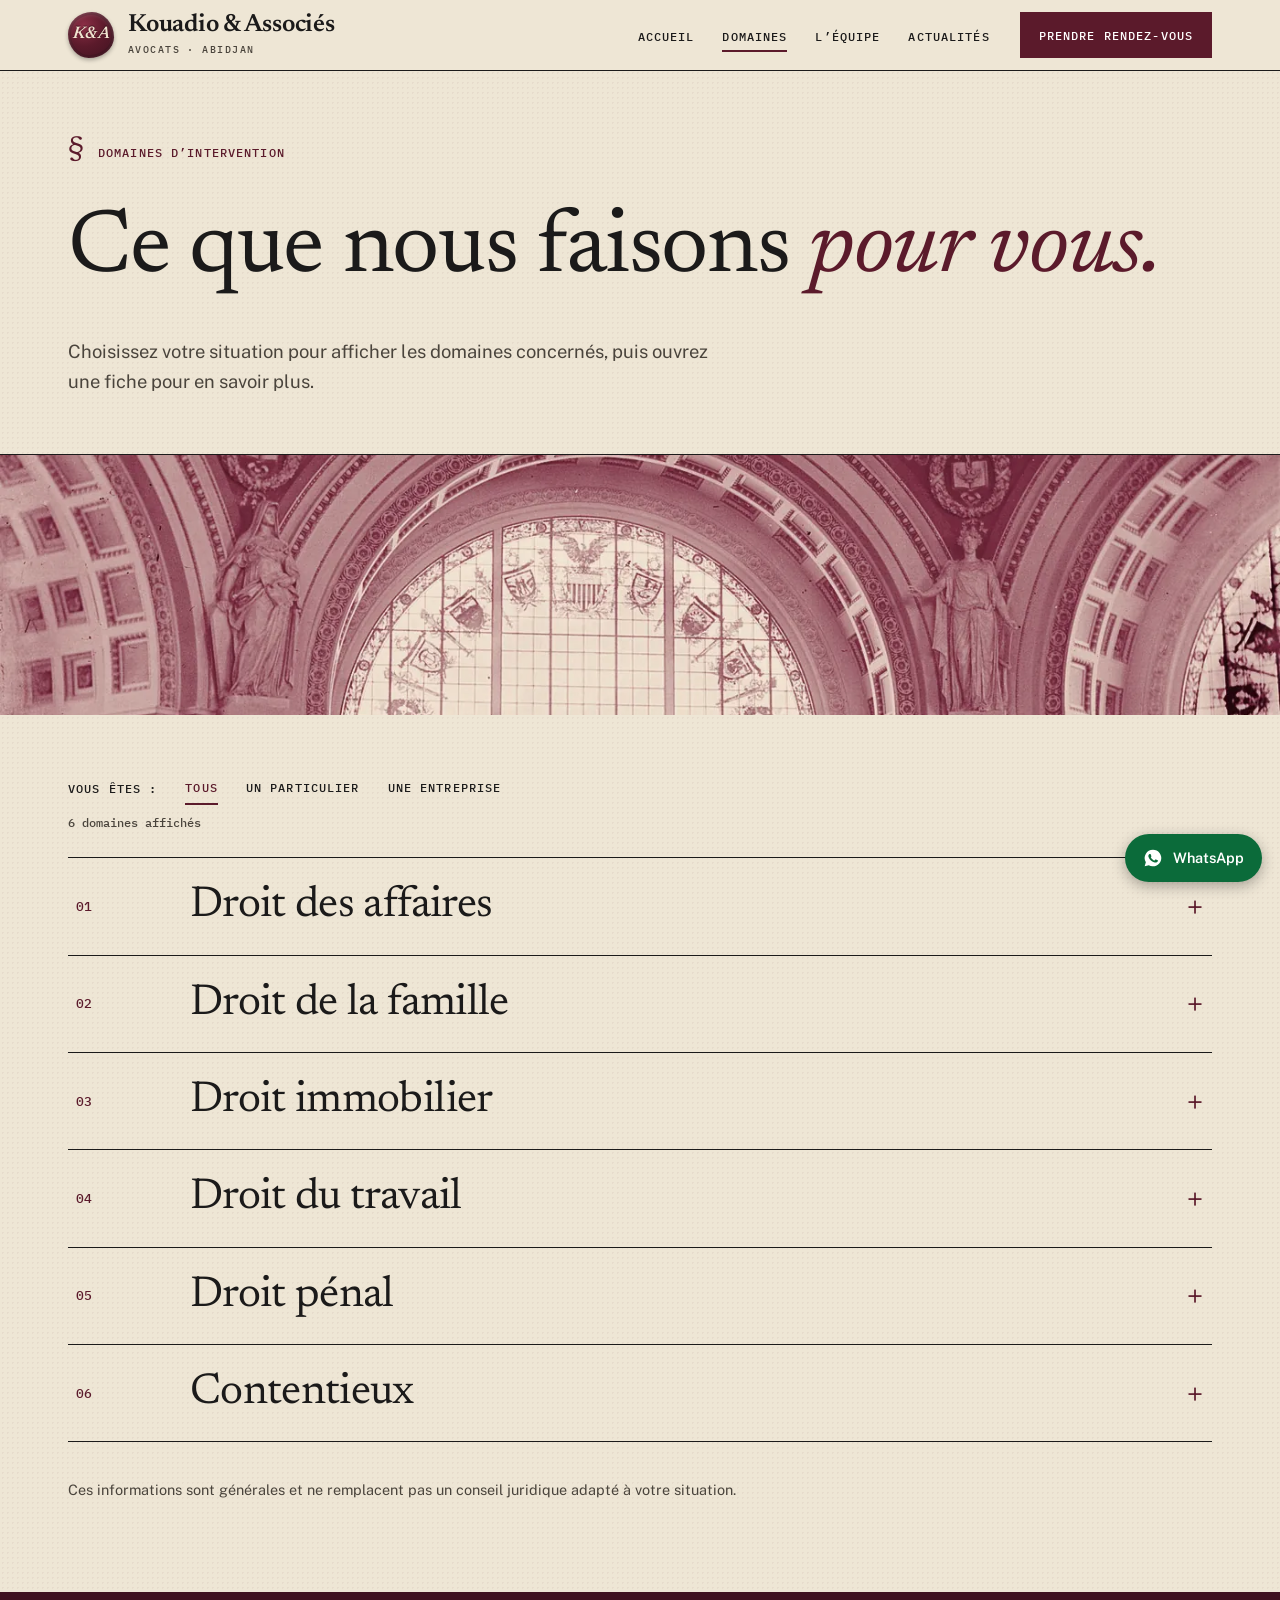
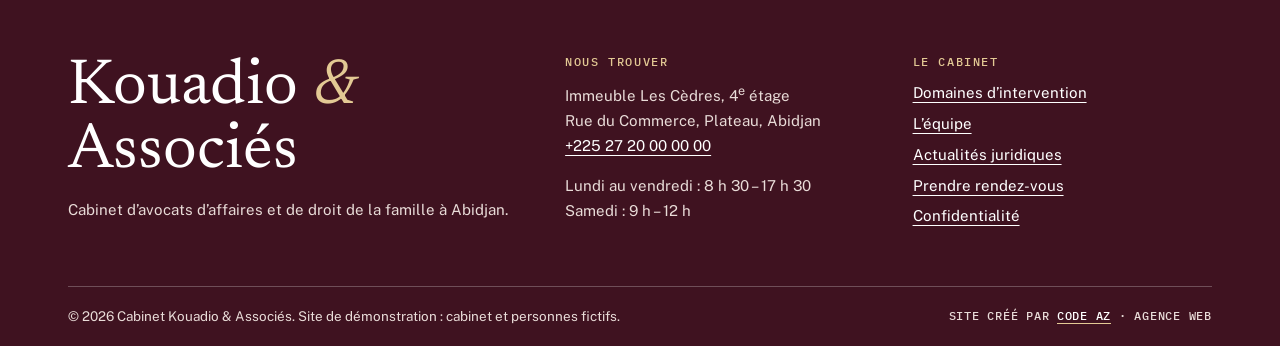
<file: domaines.html>
<!DOCTYPE html>
<html lang="fr">
<head>
<meta charset="utf-8">
<meta name="viewport" content="width=device-width, initial-scale=1">
<title>Domaines d’intervention · Cabinet Kouadio & Associés</title>
<meta name="description" content="Droit des affaires, famille, immobilier, travail, pénal et contentieux : les domaines d’intervention de notre cabinet d’avocats à Abidjan.">
<meta name="theme-color" content="#5B1A2B">
<link rel="icon" href="favicon.svg" type="image/svg+xml">
<link rel="preload" href="fonts/newsreader-latin-400-normal.woff2" as="font" type="font/woff2" crossorigin>
<link rel="preload" href="fonts/public-sans-latin-400-normal.woff2" as="font" type="font/woff2" crossorigin>
<link rel="stylesheet" href="css/style.css">
</head>
<body>
<a class="skip" href="#contenu">Aller au contenu</a>
<header class="site-header"><div class="header-in">
<a class="brand" href="index.html" aria-label="Cabinet Kouadio & Associés, accueil"><span class="seal" aria-hidden="true">K&amp;A</span><span><strong>Kouadio &amp; Associés</strong><small>Avocats · Abidjan</small></span></a>
<button class="menu-btn" aria-expanded="false" aria-controls="nav">Menu</button>
<nav class="nav" id="nav" aria-label="Navigation principale"><ul><li><a href="index.html">Accueil</a></li><li><a href="domaines.html" aria-current="page">Domaines</a></li><li><a href="equipe.html">L’équipe</a></li><li><a href="actualites.html">Actualités</a></li></ul><a class="btn" href="contact.html">Prendre rendez-vous</a></nav>
</div></header>
<main id="contenu">
<div class="page-title"><div class="wrap"><p class="sec-mark"><b>§</b><span>Domaines d’intervention</span></p><h1>Ce que nous faisons <em>pour vous.</em></h1><p class="lead">Choisissez votre situation pour afficher les domaines concernés, puis ouvrez une fiche pour en savoir plus.</p></div></div>
<div class="duo banner"><img src="img/salle-lecture.webp" alt="Grande salle de lecture d’une bibliothèque, avec arcades et verrière, en noir et blanc teinté de bordeaux" width="1400" height="260" fetchpriority="low"></div>

<section style="padding-top:56px"><div class="wrap">
<div class="switch" role="group" aria-label="Filtrer les domaines"><span>Vous êtes :</span>
<button type="button" data-filter="all" aria-pressed="true">Tous</button>
<button type="button" data-filter="particuliers" aria-pressed="false">Un particulier</button>
<button type="button" data-filter="entreprises" aria-pressed="false">Une entreprise</button></div>
<p id="filter-count" class="count" role="status">6 domaines affichés</p>
<div class="acc">
<details id="droit-des-affaires" data-cat="entreprises"><summary><span class="n">01</span><h2>Droit des affaires</h2></summary><div class="in"><div><p>Nous accompagnons les créateurs d’entreprise et les dirigeants dans le choix de la forme juridique, la rédaction des statuts, des contrats commerciaux et des pactes entre associés. Notre rôle : sécuriser vos décisions avant qu’un litige ne survienne.</p><a class="btn btn-ghost" href="contact.html">Prendre rendez-vous</a></div><ul><li>Choix de la structure et statuts</li><li>Contrats commerciaux et conditions générales</li><li>Relations entre associés</li></ul></div></details>
<details id="droit-de-la-famille" data-cat="particuliers"><summary><span class="n">02</span><h2>Droit de la famille</h2></summary><div class="in"><div><p>Les questions familiales touchent à l’intime. Nous vous écoutons, vous expliquons vos options avec des mots simples et recherchons, chaque fois que c’est possible, une solution apaisée avant d’envisager le tribunal.</p><a class="btn btn-ghost" href="contact.html">Prendre rendez-vous</a></div><ul><li>Mariage, séparation et divorce</li><li>Garde des enfants et pension</li><li>Succession et partage</li></ul></div></details>
<details id="droit-immobilier" data-cat="particuliers entreprises"><summary><span class="n">03</span><h2>Droit immobilier</h2></summary><div class="in"><div><p>Un achat immobilier est souvent l’engagement d’une vie. Nous vérifions les documents, relisons les promesses de vente et les baux, et vous conseillons en cas de désaccord avec un vendeur, un locataire ou un bailleur.</p><a class="btn btn-ghost" href="contact.html">Prendre rendez-vous</a></div><ul><li>Vérification des titres et documents</li><li>Baux d’habitation et commerciaux</li><li>Conflits bailleur et locataire</li></ul></div></details>
<details id="droit-du-travail" data-cat="particuliers entreprises"><summary><span class="n">04</span><h2>Droit du travail</h2></summary><div class="in"><div><p>Employeurs comme salariés ont besoin de règles claires. Nous rédigeons et relisons les contrats de travail, conseillons en cas de rupture et assistons nos clients dans les procédures devant les juridictions compétentes.</p><a class="btn btn-ghost" href="contact.html">Prendre rendez-vous</a></div><ul><li>Contrats de travail et règlements intérieurs</li><li>Rupture du contrat de travail</li><li>Assistance en cas de conflit</li></ul></div></details>
<details id="droit-penal" data-cat="particuliers"><summary><span class="n">05</span><h2>Droit pénal</h2></summary><div class="in"><div><p>Être mis en cause est une épreuve. Nous assurons l’assistance de nos clients dès les premières étapes de la procédure, veillons au respect de leurs droits et préparons leur défense avec rigueur et discrétion.</p><a class="btn btn-ghost" href="contact.html">Prendre rendez-vous</a></div><ul><li>Assistance lors des auditions</li><li>Préparation et plaidoirie</li><li>Suivi de la procédure</li></ul></div></details>
<details id="contentieux" data-cat="entreprises particuliers"><summary><span class="n">06</span><h2>Contentieux</h2></summary><div class="in"><div><p>Quand un désaccord ne se règle pas à l’amiable, nous défendons vos intérêts devant les juridictions. Nous privilégions la négociation et la médiation lorsqu’elles sont dans votre intérêt, et plaidons lorsque cela devient nécessaire.</p><a class="btn btn-ghost" href="contact.html">Prendre rendez-vous</a></div><ul><li>Recouvrement de créances</li><li>Litiges commerciaux et civils</li><li>Négociation et médiation</li></ul></div></details>
</div>
<p class="secure" style="margin-top:36px">Ces informations sont générales et ne remplacent pas un conseil juridique adapté à votre situation.</p>
</div></section>
</main>
<footer class="site-footer"><div class="wrap">
<div class="foot-grid">
<div><p class="foot-name">Kouadio <em>&amp;</em> Associés</p><p>Cabinet d’avocats d’affaires et de droit de la famille à Abidjan.</p></div>
<div><h2>Nous trouver</h2><p>Immeuble Les Cèdres, 4<sup>e</sup> étage<br>Rue du Commerce, Plateau, Abidjan<br><a href="tel:+22527200000000">+225 27 20 00 00 00</a></p><p>Lundi au vendredi : 8 h 30 – 17 h 30<br>Samedi : 9 h – 12 h</p></div>
<div><h2>Le cabinet</h2><ul><li><a href="domaines.html">Domaines d’intervention</a></li><li><a href="equipe.html">L’équipe</a></li><li><a href="actualites.html">Actualités juridiques</a></li><li><a href="contact.html">Prendre rendez-vous</a></li><li><a href="confidentialite.html">Confidentialité</a></li></ul></div>
</div>
<div class="legal"><span>© 2026 Cabinet Kouadio & Associés. Site de démonstration : cabinet et personnes fictifs.</span>
<span class="signature">Site créé par <a href="https://agnissanisaac.com" rel="noopener">Code AZ</a> · agence web</span></div>
</div></footer>
<a class="wa" href="https://wa.me/2250700000000?text=Bonjour%2C%20je%20souhaite%20un%20rendez-vous." rel="noopener" aria-label="Écrire au cabinet sur WhatsApp"><svg viewBox="0 0 24 24" fill="currentColor" aria-hidden="true"><path d="M12 2a10 10 0 0 0-8.6 15.1L2 22l5-1.3A10 10 0 1 0 12 2zm5.3 14.2c-.2.6-1.3 1.2-1.8 1.2-.5.1-1 .2-3.3-.7-2.8-1.2-4.6-4-4.7-4.2-.1-.2-1.1-1.5-1.1-2.8s.7-2 1-2.3c.2-.3.5-.3.7-.3h.5c.2 0 .4 0 .6.5l.8 2c.1.2.1.4 0 .5l-.4.6c-.1.2-.3.3-.1.6.2.3.8 1.3 1.7 2.1 1.1 1 2.1 1.3 2.4 1.5.3.1.4.1.6-.1l.8-1c.2-.3.4-.2.6-.1l1.9.9c.3.1.5.2.5.3.1.2.1.8-.1 1.4z"/></svg><span>WhatsApp</span></a>
<script src="js/main.js" defer></script>
</body>
</html>
</file>
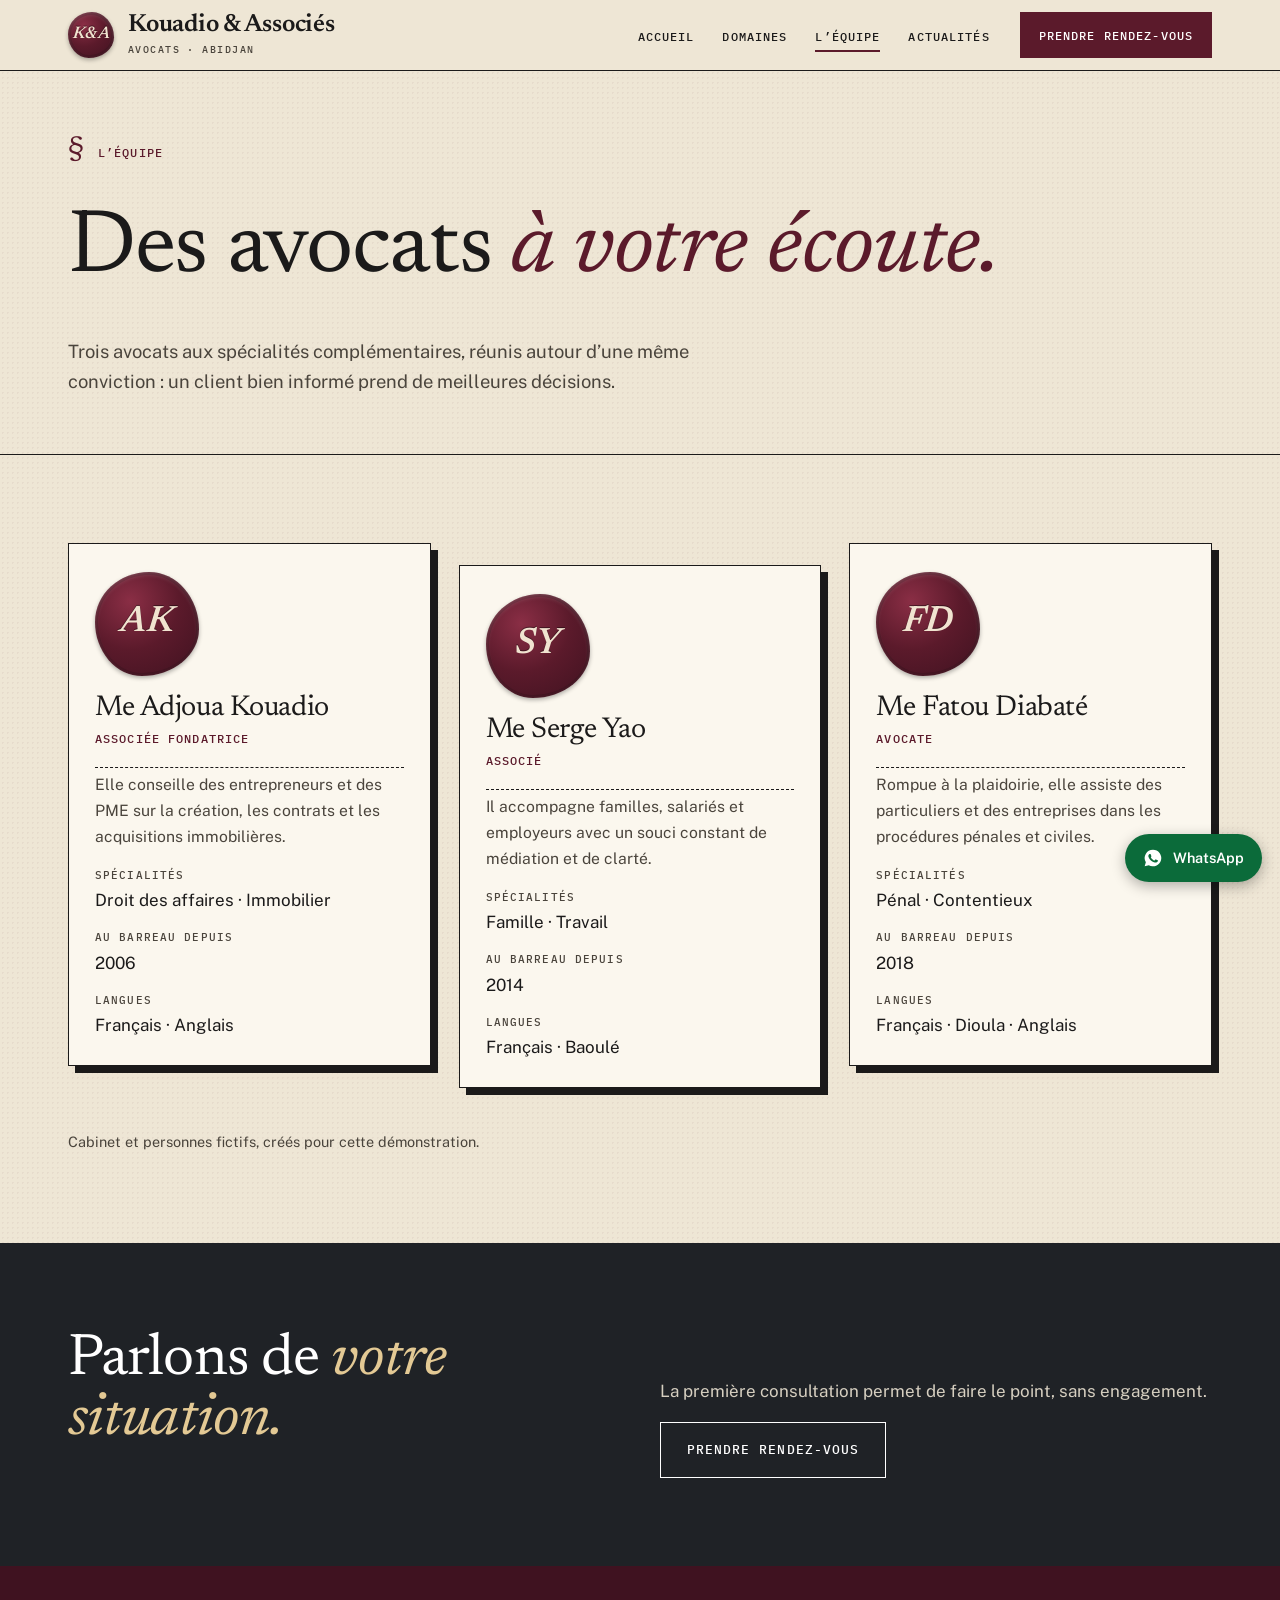
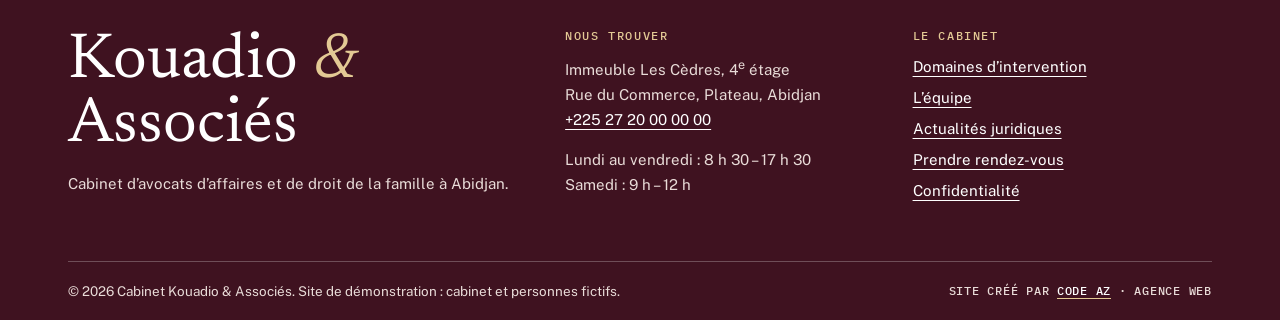
<file: equipe.html>
<!DOCTYPE html>
<html lang="fr">
<head>
<meta charset="utf-8">
<meta name="viewport" content="width=device-width, initial-scale=1">
<title>L’équipe · Cabinet Kouadio & Associés</title>
<meta name="description" content="Rencontrez les trois avocats du cabinet Kouadio & Associés à Abidjan : spécialités, parcours et langues parlées.">
<meta name="theme-color" content="#5B1A2B">
<link rel="icon" href="favicon.svg" type="image/svg+xml">
<link rel="preload" href="fonts/newsreader-latin-400-normal.woff2" as="font" type="font/woff2" crossorigin>
<link rel="preload" href="fonts/public-sans-latin-400-normal.woff2" as="font" type="font/woff2" crossorigin>
<link rel="stylesheet" href="css/style.css">
</head>
<body>
<a class="skip" href="#contenu">Aller au contenu</a>
<header class="site-header"><div class="header-in">
<a class="brand" href="index.html" aria-label="Cabinet Kouadio & Associés, accueil"><span class="seal" aria-hidden="true">K&amp;A</span><span><strong>Kouadio &amp; Associés</strong><small>Avocats · Abidjan</small></span></a>
<button class="menu-btn" aria-expanded="false" aria-controls="nav">Menu</button>
<nav class="nav" id="nav" aria-label="Navigation principale"><ul><li><a href="index.html">Accueil</a></li><li><a href="domaines.html">Domaines</a></li><li><a href="equipe.html" aria-current="page">L’équipe</a></li><li><a href="actualites.html">Actualités</a></li></ul><a class="btn" href="contact.html">Prendre rendez-vous</a></nav>
</div></header>
<main id="contenu">
<div class="page-title"><div class="wrap"><p class="sec-mark"><b>§</b><span>L’équipe</span></p><h1>Des avocats <em>à votre écoute.</em></h1><p class="lead">Trois avocats aux spécialités complémentaires, réunis autour d’une même conviction : un client bien informé prend de meilleures décisions.</p></div></div>

<section><div class="wrap"><div class="fiches">
<article class="card"><div class="top"><span class="seal big" aria-hidden="true">AK</span></div><h2>Me Adjoua Kouadio</h2><span class="label">Associée fondatrice</span><hr><p>Elle conseille des entrepreneurs et des PME sur la création, les contrats et les acquisitions immobilières.</p><dl><dt>Spécialités</dt><dd>Droit des affaires · Immobilier</dd><dt>Au barreau depuis</dt><dd>2006</dd><dt>Langues</dt><dd>Français · Anglais</dd></dl></article>
<article class="card"><div class="top"><span class="seal big" aria-hidden="true">SY</span></div><h2>Me Serge Yao</h2><span class="label">Associé</span><hr><p>Il accompagne familles, salariés et employeurs avec un souci constant de médiation et de clarté.</p><dl><dt>Spécialités</dt><dd>Famille · Travail</dd><dt>Au barreau depuis</dt><dd>2014</dd><dt>Langues</dt><dd>Français · Baoulé</dd></dl></article>
<article class="card"><div class="top"><span class="seal big" aria-hidden="true">FD</span></div><h2>Me Fatou Diabaté</h2><span class="label">Avocate</span><hr><p>Rompue à la plaidoirie, elle assiste des particuliers et des entreprises dans les procédures pénales et civiles.</p><dl><dt>Spécialités</dt><dd>Pénal · Contentieux</dd><dt>Au barreau depuis</dt><dd>2018</dd><dt>Langues</dt><dd>Français · Dioula · Anglais</dd></dl></article>
</div>
<p class="secure" style="margin-top:64px">Cabinet et personnes fictifs, créés pour cette démonstration.</p></div></section>
<section class="dark on-dark"><div class="wrap head" style="margin-bottom:0"><h2>Parlons de <em>votre situation.</em></h2><div><p style="color:#D6CFC0">La première consultation permet de faire le point, sans engagement.</p><a class="btn btn-ghost" href="contact.html">Prendre rendez-vous</a></div></div></section>
</main>
<footer class="site-footer"><div class="wrap">
<div class="foot-grid">
<div><p class="foot-name">Kouadio <em>&amp;</em> Associés</p><p>Cabinet d’avocats d’affaires et de droit de la famille à Abidjan.</p></div>
<div><h2>Nous trouver</h2><p>Immeuble Les Cèdres, 4<sup>e</sup> étage<br>Rue du Commerce, Plateau, Abidjan<br><a href="tel:+22527200000000">+225 27 20 00 00 00</a></p><p>Lundi au vendredi : 8 h 30 – 17 h 30<br>Samedi : 9 h – 12 h</p></div>
<div><h2>Le cabinet</h2><ul><li><a href="domaines.html">Domaines d’intervention</a></li><li><a href="equipe.html">L’équipe</a></li><li><a href="actualites.html">Actualités juridiques</a></li><li><a href="contact.html">Prendre rendez-vous</a></li><li><a href="confidentialite.html">Confidentialité</a></li></ul></div>
</div>
<div class="legal"><span>© 2026 Cabinet Kouadio & Associés. Site de démonstration : cabinet et personnes fictifs.</span>
<span class="signature">Site créé par <a href="https://agnissanisaac.com" rel="noopener">Code AZ</a> · agence web</span></div>
</div></footer>
<a class="wa" href="https://wa.me/2250700000000?text=Bonjour%2C%20je%20souhaite%20un%20rendez-vous." rel="noopener" aria-label="Écrire au cabinet sur WhatsApp"><svg viewBox="0 0 24 24" fill="currentColor" aria-hidden="true"><path d="M12 2a10 10 0 0 0-8.6 15.1L2 22l5-1.3A10 10 0 1 0 12 2zm5.3 14.2c-.2.6-1.3 1.2-1.8 1.2-.5.1-1 .2-3.3-.7-2.8-1.2-4.6-4-4.7-4.2-.1-.2-1.1-1.5-1.1-2.8s.7-2 1-2.3c.2-.3.5-.3.7-.3h.5c.2 0 .4 0 .6.5l.8 2c.1.2.1.4 0 .5l-.4.6c-.1.2-.3.3-.1.6.2.3.8 1.3 1.7 2.1 1.1 1 2.1 1.3 2.4 1.5.3.1.4.1.6-.1l.8-1c.2-.3.4-.2.6-.1l1.9.9c.3.1.5.2.5.3.1.2.1.8-.1 1.4z"/></svg><span>WhatsApp</span></a>
<script src="js/main.js" defer></script>
</body>
</html>
</file>
<file: css/style.css>
@font-face{font-family:Newsreader;font-style:normal;font-weight:400;font-display:swap;src:url(../fonts/newsreader-latin-400-normal.woff2) format("woff2")}
@font-face{font-family:Newsreader;font-style:italic;font-weight:400;font-display:swap;src:url(../fonts/newsreader-latin-400-italic.woff2) format("woff2")}
@font-face{font-family:Newsreader;font-style:normal;font-weight:600;font-display:swap;src:url(../fonts/newsreader-latin-600-normal.woff2) format("woff2")}
@font-face{font-family:Newsreader;font-style:italic;font-weight:600;font-display:swap;src:url(../fonts/newsreader-latin-600-italic.woff2) format("woff2")}
@font-face{font-family:"Public Sans";font-style:normal;font-weight:400;font-display:swap;src:url(../fonts/public-sans-latin-400-normal.woff2) format("woff2")}
@font-face{font-family:"Public Sans";font-style:normal;font-weight:600;font-display:swap;src:url(../fonts/public-sans-latin-600-normal.woff2) format("woff2")}
@font-face{font-family:"IBM Plex Mono";font-style:normal;font-weight:500;font-display:swap;src:url(../fonts/ibm-plex-mono-latin-500-normal.woff2) format("woff2")}

:root{
  --paper:#EEE6D5;
  --paper-2:#E4DAC5;
  --ink:#1B1A1A;
  --muted:#4A443C;
  --bx:#5B1A2B;
  --bx-d:#3F1220;
  --anth:#1F2226;
  --gold:#B08D57;
  --line:rgba(27,26,26,.28);
  --serif:Newsreader,Georgia,"Times New Roman",serif;
  --sans:"Public Sans",system-ui,-apple-system,"Segoe UI",Roboto,Arial,sans-serif;
  --mono:"IBM Plex Mono",ui-monospace,Consolas,monospace;
  --max:1200px;
}
*{box-sizing:border-box}
html{scroll-behavior:smooth}
body{margin:0;font-family:var(--sans);font-size:17px;line-height:1.65;color:var(--ink);background:var(--paper);
  background-image:radial-gradient(rgba(91,26,43,.05) 1px,transparent 1px);background-size:5px 5px}
img,svg{max-width:100%;display:block}
h1,h2,h3{font-family:var(--serif);font-weight:400;line-height:1.02;margin:0 0 .45em;letter-spacing:-.015em}
h1{font-size:clamp(2.8rem,6vw,5.4rem)}
h2{font-size:clamp(2.2rem,4.6vw,3.8rem)}
h3{font-size:1.7rem;line-height:1.1}
em{font-style:italic;color:var(--bx)}
p{margin:0 0 1em}
a{color:var(--bx);text-underline-offset:4px}
a:hover{color:var(--bx-d)}
:focus-visible{outline:3px solid var(--bx);outline-offset:3px}
.on-dark :focus-visible,.site-footer :focus-visible{outline-color:#E3C994}
.wrap{max-width:var(--max);margin:0 auto;padding:0 28px}
.skip{position:absolute;left:-999px;top:0;background:var(--bx);color:#fff;padding:10px 16px;z-index:100}
.skip:focus{left:8px;top:8px}
.mono,.sec-mark,.label{font-family:var(--mono);font-weight:500;font-size:.78rem;letter-spacing:.09em;text-transform:uppercase}
.sec-mark{display:flex;gap:14px;align-items:baseline;color:var(--bx);margin:0 0 40px}
.sec-mark b{font-family:var(--serif);font-size:1.9rem;font-weight:400;letter-spacing:0;text-transform:none;line-height:1}
.on-dark .sec-mark{color:#E3C994}
.on-dark em{color:#E3C994}

/* Cachet de cire (marque) */
.seal{display:inline-flex;align-items:center;justify-content:center;flex:none;width:46px;height:46px;color:#F1E3D0;font-family:var(--serif);font-style:italic;font-size:1.05rem;font-weight:600;
  border-radius:52% 48% 55% 45%/48% 55% 45% 52%;
  background:radial-gradient(circle at 34% 28%,#8A2E45 0,#5B1A2B 48%,#3F1220 100%);
  box-shadow:inset 0 0 0 3px rgba(0,0,0,.14),inset 0 2px 5px rgba(255,255,255,.22),0 2px 4px rgba(0,0,0,.3);text-shadow:0 -1px 0 rgba(0,0,0,.45)}
.seal.big{width:104px;height:104px;font-size:2.3rem}

/* En-tête */
.site-header{position:sticky;top:0;z-index:50;background:var(--paper);border-bottom:1px solid var(--ink)}
.header-in{display:flex;align-items:center;justify-content:space-between;gap:24px;padding:12px 28px;max-width:var(--max);margin:0 auto}
.brand{display:flex;align-items:center;gap:14px;text-decoration:none;color:var(--ink);line-height:1.05}
.brand strong{font-family:var(--serif);font-size:1.55rem;font-weight:600;display:block;letter-spacing:-.01em}
.brand small{font-family:var(--mono);font-size:.64rem;letter-spacing:.14em;text-transform:uppercase;color:var(--muted)}
.nav{display:flex;align-items:center;gap:30px}
.nav ul{display:flex;gap:28px;list-style:none;margin:0;padding:0}
.nav a{text-decoration:none;color:var(--ink);font-family:var(--mono);font-weight:500;font-size:.78rem;letter-spacing:.09em;text-transform:uppercase;padding:6px 0;border-bottom:2px solid transparent}
.nav a:hover,.nav a[aria-current="page"]{border-bottom-color:var(--bx)}
.nav .btn{border-bottom:0;padding:12px 18px;color:#fff;font-size:.78rem}
.menu-btn{display:none;background:none;border:1px solid var(--ink);color:var(--ink);padding:9px 14px;font-family:var(--mono);font-size:.78rem;text-transform:uppercase;letter-spacing:.09em;cursor:pointer}

.btn{display:inline-block;background:var(--bx);color:#fff;text-decoration:none;font-family:var(--mono);font-weight:500;font-size:.82rem;letter-spacing:.08em;text-transform:uppercase;padding:16px 26px;border:1.5px solid var(--bx);cursor:pointer;transition:background .2s,color .2s}
.btn:hover{background:var(--bx-d);color:#fff}
.btn-ghost{background:transparent;color:var(--bx)}
.btn-ghost:hover{background:var(--bx);color:#fff}
.on-dark .btn-ghost{color:#fff;border-color:#fff}
.on-dark .btn-ghost:hover{background:#fff;color:var(--bx)}

/* Accueil : héros */
.hero{padding:56px 0 72px;overflow:hidden}
.hero-grid{display:grid;grid-template-columns:1.3fr .7fr;gap:40px;align-items:center}
.hero h1{margin-bottom:.35em}
.hero h1 em{font-weight:600}
.hero .lead{font-size:1.2rem;max-width:30em;color:var(--muted)}
.hero-actions{display:flex;flex-wrap:wrap;gap:14px;margin-top:30px}
.hero-art{position:relative;padding:20px 0 60px}
.wax{width:100%;height:auto;aspect-ratio:1/1;object-fit:cover;border-radius:46% 54% 50% 50%/52% 46% 54% 48%;transform:rotate(-5deg);box-shadow:0 18px 40px rgba(63,18,32,.35)}
.fiche{position:absolute;left:-36px;bottom:0;background:#FBF7EE;border:1px solid var(--ink);padding:16px 20px;font-family:var(--mono);font-size:.72rem;letter-spacing:.05em;text-transform:uppercase;line-height:1.9;transform:rotate(2deg);box-shadow:6px 6px 0 var(--bx)}
.fiche span{color:var(--muted)}
.badge{position:absolute;right:-14px;top:0;width:128px;height:128px;color:var(--bx);background:var(--paper);border-radius:50%}
.badge text{font-family:var(--mono);font-size:13.5px;letter-spacing:.12em;fill:currentColor;text-transform:uppercase}
.badge .ring{transform-origin:100px 100px;animation:spin 40s linear infinite}
.badge .lock{color:var(--bx)}
@keyframes spin{to{transform:rotate(360deg)}}

/* Chiffres */
.ledger{border-top:1px solid var(--ink);border-bottom:1px solid var(--ink)}
.ledger ul{list-style:none;margin:0 auto;padding:0;display:grid;grid-template-columns:repeat(3,1fr);max-width:var(--max)}
.ledger li{padding:30px 28px;border-left:1px solid var(--ink)}
.ledger li:first-child{border-left:0}
.ledger strong{display:block;font-family:var(--serif);font-style:italic;font-weight:400;font-size:clamp(2.8rem,5.5vw,4.6rem);line-height:1;color:var(--bx)}
.ledger span{font-family:var(--mono);font-size:.74rem;letter-spacing:.09em;text-transform:uppercase;color:var(--muted)}

section{padding:88px 0}
.head{display:grid;grid-template-columns:1fr 1fr;gap:40px;align-items:end;margin-bottom:48px}
.head>p{color:var(--muted);margin:0;max-width:30em}
.dark{background:var(--anth);color:#E6E0D3;background-image:none}
.dark h2,.dark h3{color:#fff}
.alt{background:var(--paper-2)}

/* Index des domaines */
.index{border-top:1px solid var(--ink)}
.row{display:grid;grid-template-columns:90px 1.1fr 1.4fr 40px;gap:24px;align-items:center;padding:26px 8px;border-bottom:1px solid var(--ink);text-decoration:none;color:var(--ink);transition:background .25s,color .25s,padding .25s}
.row .n{font-family:var(--mono);font-size:.8rem;color:var(--bx)}
.row h3{margin:0;font-size:clamp(1.7rem,3vw,2.5rem)}
.row p{margin:0;color:var(--muted)}
.row .go{font-family:var(--serif);font-size:1.8rem;color:var(--bx);text-align:right}
.row:hover,.row:focus-visible{background:var(--bx);color:#fff;padding-left:24px;padding-right:24px}
.row:hover .n,.row:hover p,.row:hover .go,.row:focus-visible .n,.row:focus-visible p,.row:focus-visible .go{color:#F1E3D0}

/* Approche */
.split{display:grid;grid-template-columns:.8fr 1.2fr;gap:64px;align-items:center}
.duo{background:var(--bx);position:relative;overflow:hidden}
.duo img{width:100%;height:100%;object-fit:cover}
.split .duo{aspect-ratio:3/4;box-shadow:14px 14px 0 rgba(176,141,87,.5)}
.steps{list-style:none;margin:0;padding:0;counter-reset:s}
.steps li{counter-increment:s;display:grid;grid-template-columns:84px 1fr;gap:20px;padding:26px 0;border-top:1px solid rgba(255,255,255,.3)}
.steps li:last-child{border-bottom:1px solid rgba(255,255,255,.3)}
.steps li::before{content:"0" counter(s);font-family:var(--serif);font-style:italic;font-size:3.4rem;line-height:.9;color:#E3C994}
.steps h3{margin-bottom:6px}
.steps p{margin:0;color:#D6CFC0}

/* Équipe : fiches */
.fiches{display:grid;grid-template-columns:repeat(3,1fr);gap:28px}
.card{background:#FBF7EE;border:1px solid var(--ink);padding:28px 26px 26px;position:relative;box-shadow:7px 7px 0 var(--ink)}
.card:nth-child(2){transform:translateY(22px)}
.card .top{display:flex;align-items:center;gap:16px;margin-bottom:18px}
.card h3,.card h2{margin:0;font-size:1.8rem}
.card .label{color:var(--bx)}
.card dl{margin:0}
.card dt{font-family:var(--mono);font-size:.7rem;letter-spacing:.1em;text-transform:uppercase;color:var(--muted);margin-top:14px}
.card dd{margin:2px 0 0}
.card p{color:var(--muted);font-size:.98rem}
.card hr{border:0;border-top:1px dashed var(--ink);margin:16px 0 4px}

/* Actualités : registre */
.register{border-top:1px solid var(--ink)}
.entry{display:grid;grid-template-columns:200px 1fr;gap:36px;padding:38px 0;border-bottom:1px solid var(--ink)}
.entry .meta{font-family:var(--mono);font-size:.76rem;letter-spacing:.08em;text-transform:uppercase;color:var(--muted);line-height:1.9}
.entry .meta b{display:block;color:var(--bx);font-weight:500}
.entry h2{font-size:clamp(1.9rem,3.2vw,2.7rem)}
.entry p{max-width:38em;color:#2F2B27}

/* Titres de page */
.page-title{border-bottom:1px solid var(--ink);padding:64px 0 56px}
.page-title h1{font-size:clamp(3rem,7vw,6rem);max-width:15em}
.page-title p.lead{color:var(--muted);max-width:36em;font-size:1.15rem;margin:0}
.banner{height:260px;margin:0}
.banner img{position:absolute;inset:0;object-position:center 40%}

/* Domaines : accordéon */
.switch{display:flex;flex-wrap:wrap;align-items:center;gap:8px 28px;margin-bottom:8px;font-family:var(--mono);font-size:.78rem;letter-spacing:.09em;text-transform:uppercase}
.switch button{background:none;border:0;border-bottom:2px solid transparent;color:var(--ink);font:inherit;letter-spacing:inherit;text-transform:inherit;padding:6px 0;cursor:pointer}
.switch button[aria-pressed="true"]{border-bottom-color:var(--bx);color:var(--bx)}
.count{font-family:var(--mono);font-size:.75rem;color:var(--muted);margin:0 0 24px}
.acc{border-top:1px solid var(--ink)}
.acc details{border-bottom:1px solid var(--ink)}
.acc summary{cursor:pointer;list-style:none;display:grid;grid-template-columns:90px 1fr 40px;gap:24px;align-items:center;padding:26px 8px}
.acc summary::-webkit-details-marker{display:none}
.acc summary .n{font-family:var(--mono);font-size:.8rem;color:var(--bx)}
.acc summary h2{margin:0;font-size:clamp(1.8rem,3.4vw,2.8rem)}
.acc summary::after{content:"+";font-family:var(--serif);font-size:2.2rem;color:var(--bx);text-align:right;line-height:1}
.acc details[open] summary::after{content:"–"}
.acc details[open]{background:#FBF7EE}
.acc .in{display:grid;grid-template-columns:90px 1.2fr 1fr;gap:24px;padding:0 8px 32px}
.acc .in>div:first-child{grid-column:2}
.acc .in ul{margin:0 0 20px;padding:0;list-style:none;font-family:var(--mono);font-size:.82rem;line-height:1.7}
.acc .in li{border-top:1px dashed var(--ink);padding:9px 0}
.acc .in p{color:var(--muted)}

/* Contact + formulaires */
.contact-grid{display:grid;grid-template-columns:1.15fr .85fr;gap:72px;align-items:start}
form{position:relative}
label{display:block;font-family:var(--mono);font-weight:500;font-size:.74rem;letter-spacing:.1em;text-transform:uppercase;color:var(--muted);margin-bottom:2px}
input,select,textarea{width:100%;font:inherit;font-size:1.05rem;padding:10px 0;border:0;border-bottom:1.5px solid var(--ink);background:transparent;color:var(--ink);border-radius:0;margin-bottom:22px}
textarea{min-height:110px;resize:vertical;background:repeating-linear-gradient(transparent 0 31px,var(--line) 31px 32px);line-height:32px;padding:0}
input:focus,select:focus,textarea:focus{outline:0;border-bottom-color:var(--bx);box-shadow:0 2px 0 var(--bx)}
.check{display:flex;gap:12px;align-items:flex-start;margin:6px 0 24px}
.check input{width:20px;height:20px;margin:4px 0 0;flex:none;accent-color:var(--bx)}
.check label{font-family:var(--sans);font-size:.92rem;letter-spacing:0;text-transform:none;color:var(--ink);margin:0}
.err{color:#8E1515;font-size:.88rem;margin:-14px 0 16px;display:none}
.err.show{display:block}
.ok{display:none;position:absolute;inset:-12px;z-index:5;background:var(--paper);align-content:center;justify-items:center;text-align:center;padding:24px;border:1px solid var(--ink)}
.ok.show{display:grid}
.stamp{font-family:var(--mono);font-weight:500;font-size:2.2rem;letter-spacing:.2em;text-transform:uppercase;color:var(--bx);border:4px double var(--bx);padding:8px 26px;transform:rotate(-8deg);margin-bottom:22px;animation:stamp .5s cubic-bezier(.2,1.6,.4,1) both}
@keyframes stamp{from{transform:rotate(-8deg) scale(2.2);opacity:0}to{transform:rotate(-8deg) scale(1);opacity:1}}
.secure{display:inline-flex;align-items:center;gap:10px;font-size:.9rem;color:var(--muted);margin:0}
.secure svg{width:18px;height:18px;flex:none;color:var(--bx)}
.info{background:var(--anth);color:#E6E0D3;padding:36px}
.info h2{color:#fff;font-size:2.2rem}
.info dt{font-family:var(--mono);font-size:.72rem;letter-spacing:.14em;text-transform:uppercase;color:#E3C994;margin-top:20px}
.info dd{margin:2px 0 0}
.info a{color:#fff}
.info .duo{aspect-ratio:16/9;margin:28px 0 0}
.prose{max-width:700px}
.prose h2{font-size:2rem;margin-top:1.4em}

/* Pied de page */
.site-footer{background:var(--bx-d);color:#E9DCD8;padding:64px 0 0;font-size:.94rem}
.foot-grid{display:grid;grid-template-columns:1.5fr 1fr 1fr;gap:48px;padding-bottom:48px}
.foot-name{font-family:var(--serif);font-size:clamp(2.4rem,5vw,4rem);line-height:1;color:#fff;margin:0 0 14px}
.foot-name em{color:#E3C994}
.site-footer h2{font-family:var(--mono);font-weight:500;font-size:.72rem;letter-spacing:.14em;text-transform:uppercase;color:#E3C994;margin:0 0 14px}
.site-footer a{color:#fff}
.site-footer ul{list-style:none;padding:0;margin:0}
.site-footer li{margin-bottom:6px}
.legal{border-top:1px solid rgba(255,255,255,.25);padding:18px 0;display:flex;flex-wrap:wrap;justify-content:space-between;gap:12px;font-size:.84rem}
.signature{font-family:var(--mono);font-size:.78rem;letter-spacing:.06em;text-transform:uppercase}
.signature a{font-weight:500;text-decoration:none;border-bottom:1px solid #E3C994}

.wa{position:fixed;right:18px;bottom:18px;z-index:60;background:#0B6B3A;color:#fff;text-decoration:none;font-weight:600;font-size:.9rem;padding:12px 18px;border-radius:40px;display:flex;align-items:center;gap:10px;box-shadow:0 4px 14px rgba(0,0,0,.3)}
.wa:hover{background:#08542D;color:#fff}
.wa svg{width:20px;height:20px}

.rv{opacity:0;transform:translateY(18px);transition:opacity .7s,transform .7s}
.rv.in-view{opacity:1;transform:none}

@media (max-width:900px){
  body{font-size:16px}
  .menu-btn{display:block}
  .nav{position:absolute;left:0;right:0;top:100%;background:var(--paper);border-bottom:1px solid var(--ink);flex-direction:column;align-items:stretch;padding:12px 28px 24px;display:none}
  .nav.open{display:flex}
  .nav ul{flex-direction:column;gap:2px}
  .nav a{display:block;padding:12px 0}
  .hero{padding:32px 0 48px}
  .hero-grid,.split,.contact-grid,.head{grid-template-columns:1fr;gap:36px}
  .hero-art{max-width:420px;margin:0 auto;width:100%;padding-bottom:70px}
  .fiche{left:-6px}
  .badge{right:-6px;width:104px;height:104px}
  .ledger ul{grid-template-columns:1fr}
  .ledger li{border-left:0;border-top:1px solid var(--ink);padding:22px 28px}
  .ledger li:first-child{border-top:0}
  section{padding:60px 0}
  .row{grid-template-columns:44px 1fr 24px;gap:14px}
  .row p{display:none}
  .fiches,.foot-grid{grid-template-columns:1fr}
  .card:nth-child(2){transform:none}
  .entry{grid-template-columns:1fr;gap:12px}
  .acc summary{grid-template-columns:44px 1fr 28px;gap:14px}
  .acc .in{grid-template-columns:1fr;padding:0 8px 28px}
  .acc .in>div:first-child{grid-column:1}
  .steps li{grid-template-columns:60px 1fr}
  .steps li::before{font-size:2.6rem}
  .split .duo{aspect-ratio:4/3}
  .banner{height:160px}
  .info{padding:26px}
  .wa span{display:none}
  .wa{padding:14px}
}
@media (prefers-reduced-motion:reduce){html{scroll-behavior:auto}*{animation:none!important;transition:none!important}.rv{opacity:1;transform:none}}

::placeholder{color:#5F584E;opacity:1}
.plateau{margin:0;background:var(--anth)}
.plateau .duo{max-height:420px}
.plateau img{max-height:420px}
.plateau figcaption{max-width:var(--max);margin:0 auto;padding:12px 28px;color:#E6E0D3;font-size:.7rem}
.plateau figcaption a{color:#fff}

[hidden]{display:none!important}
</file>
